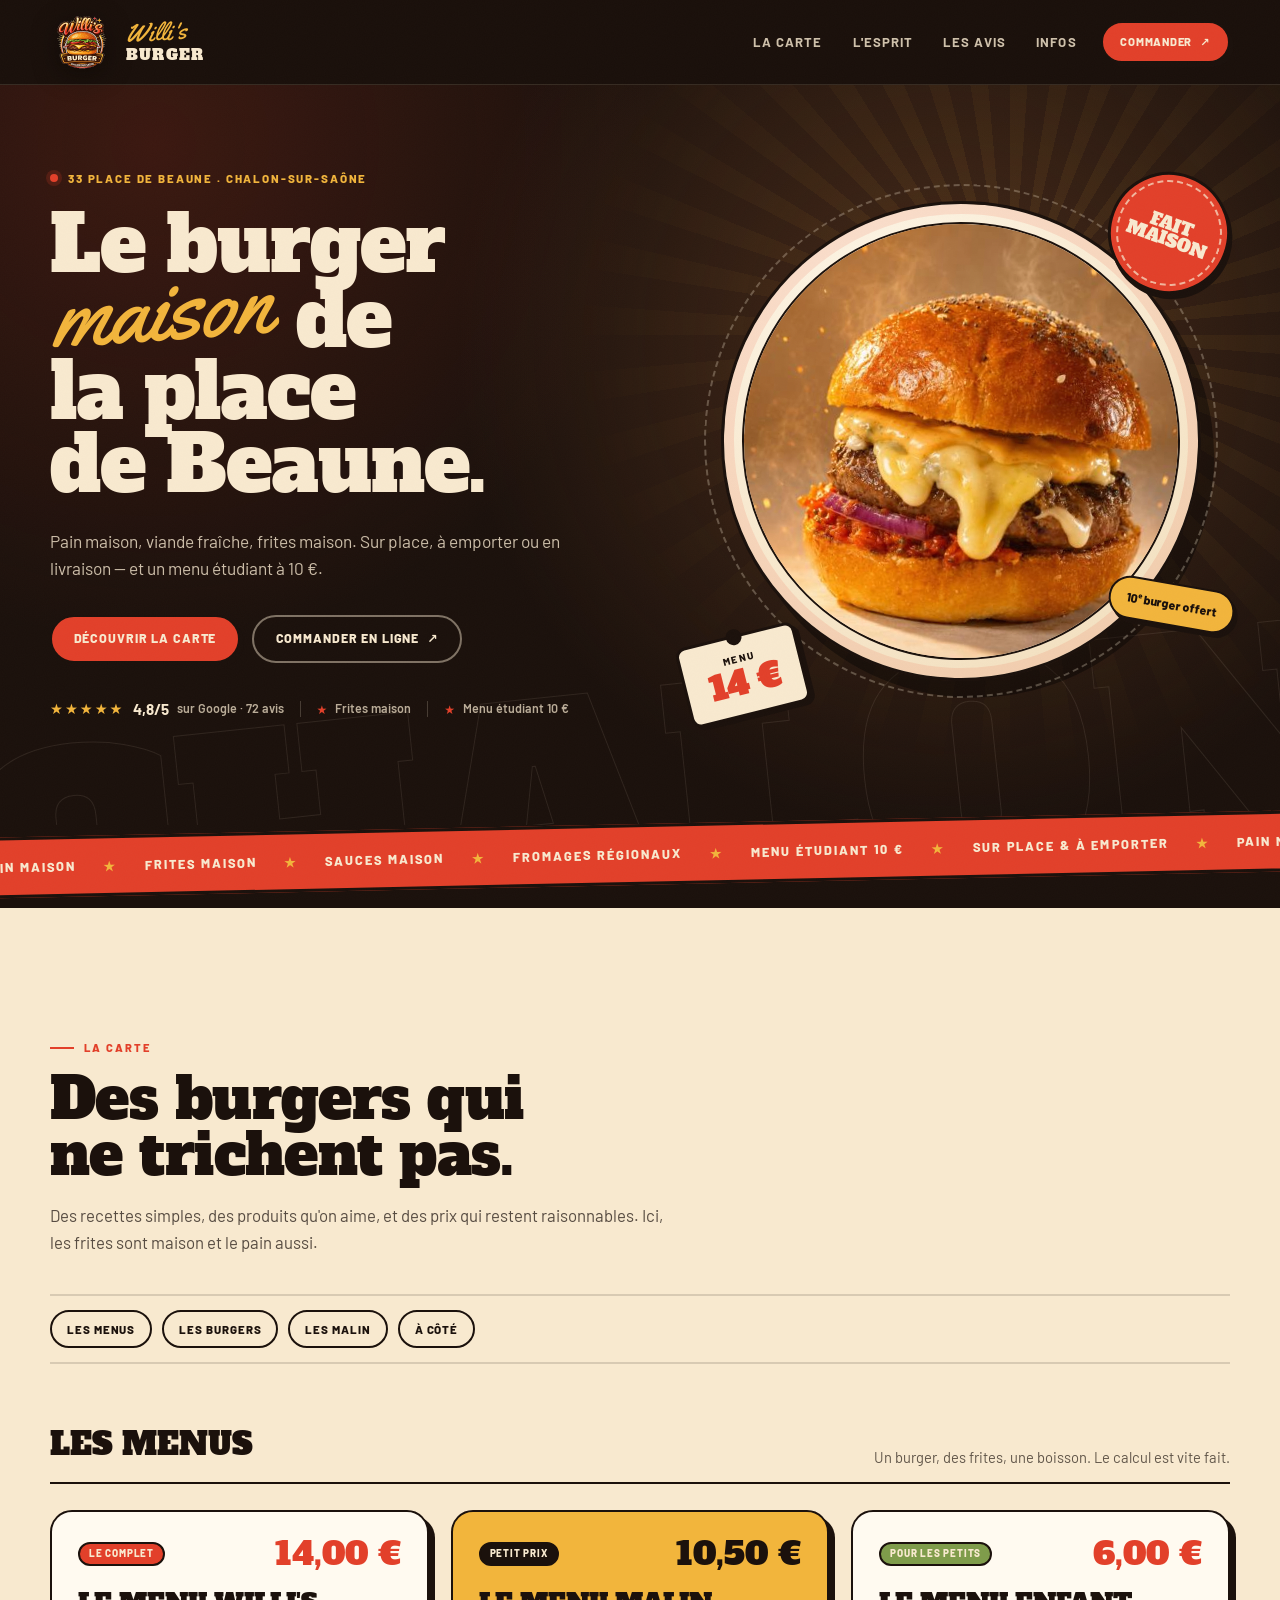
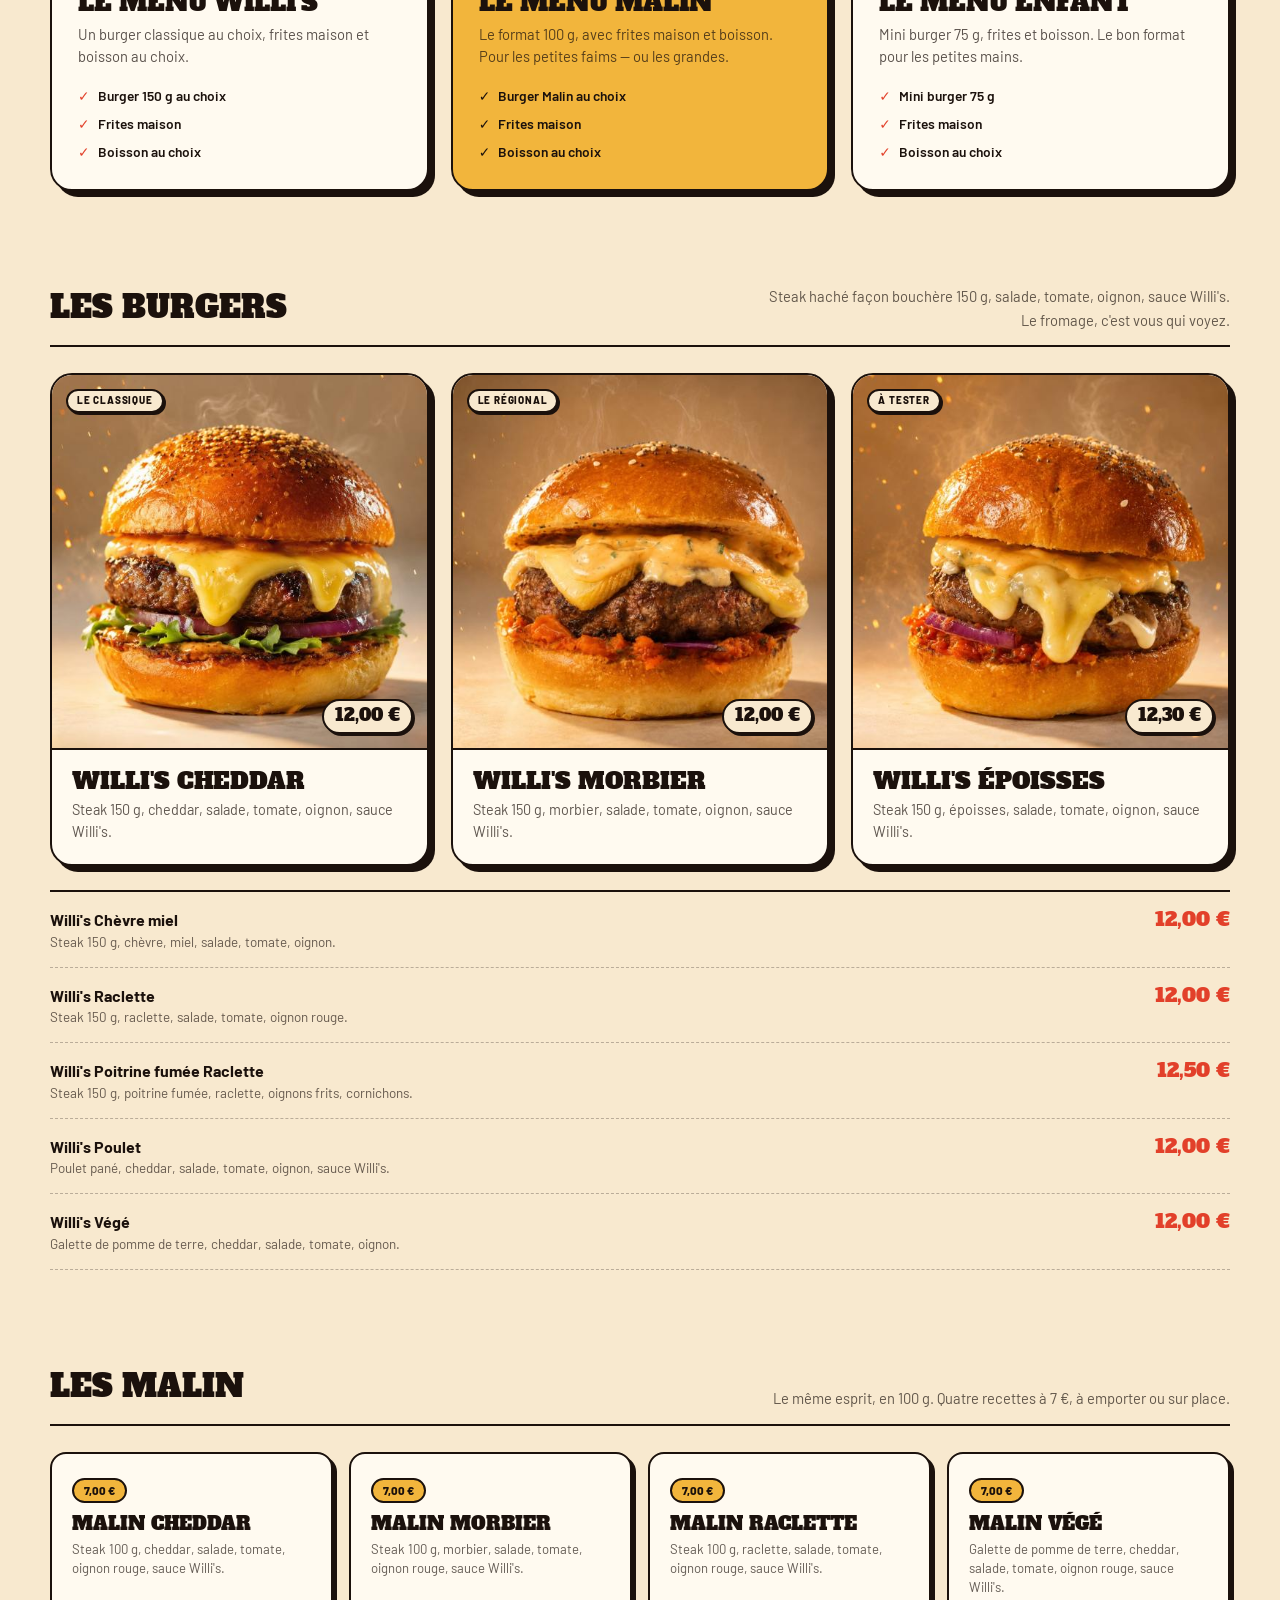
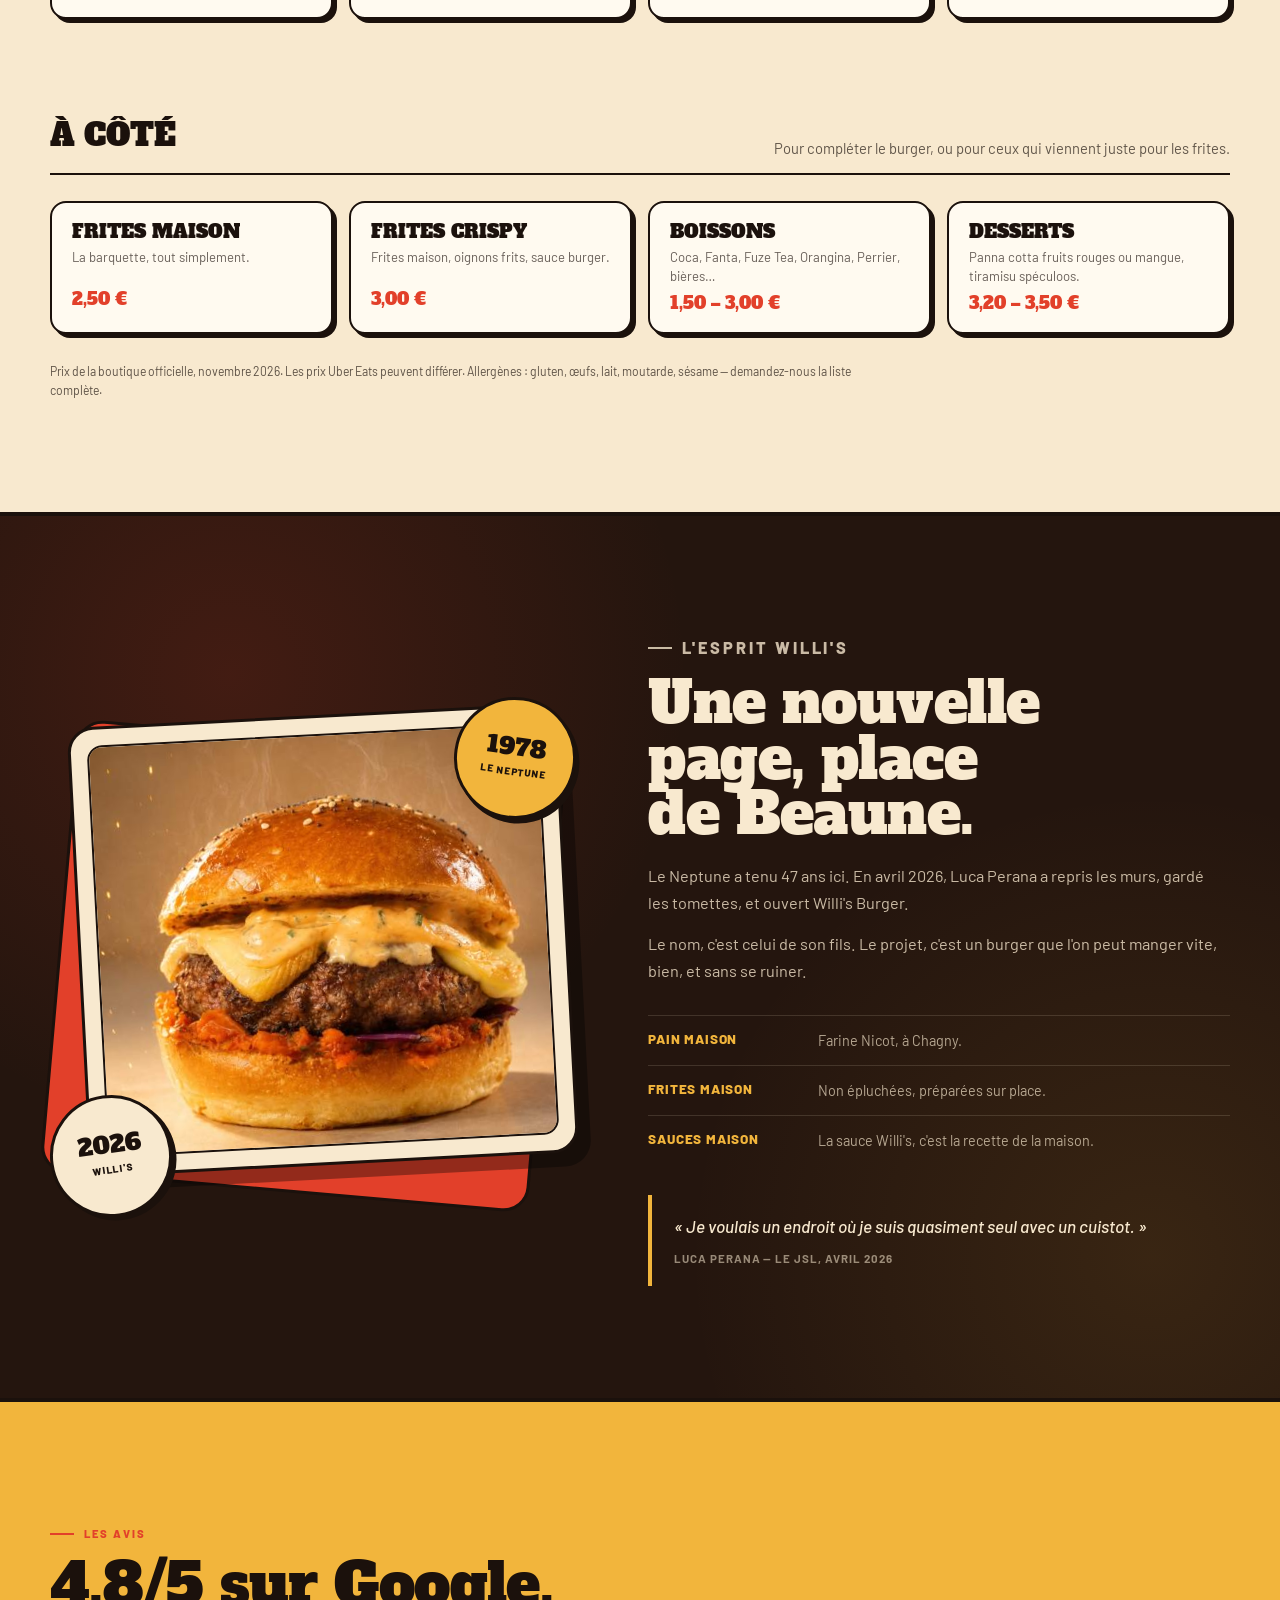
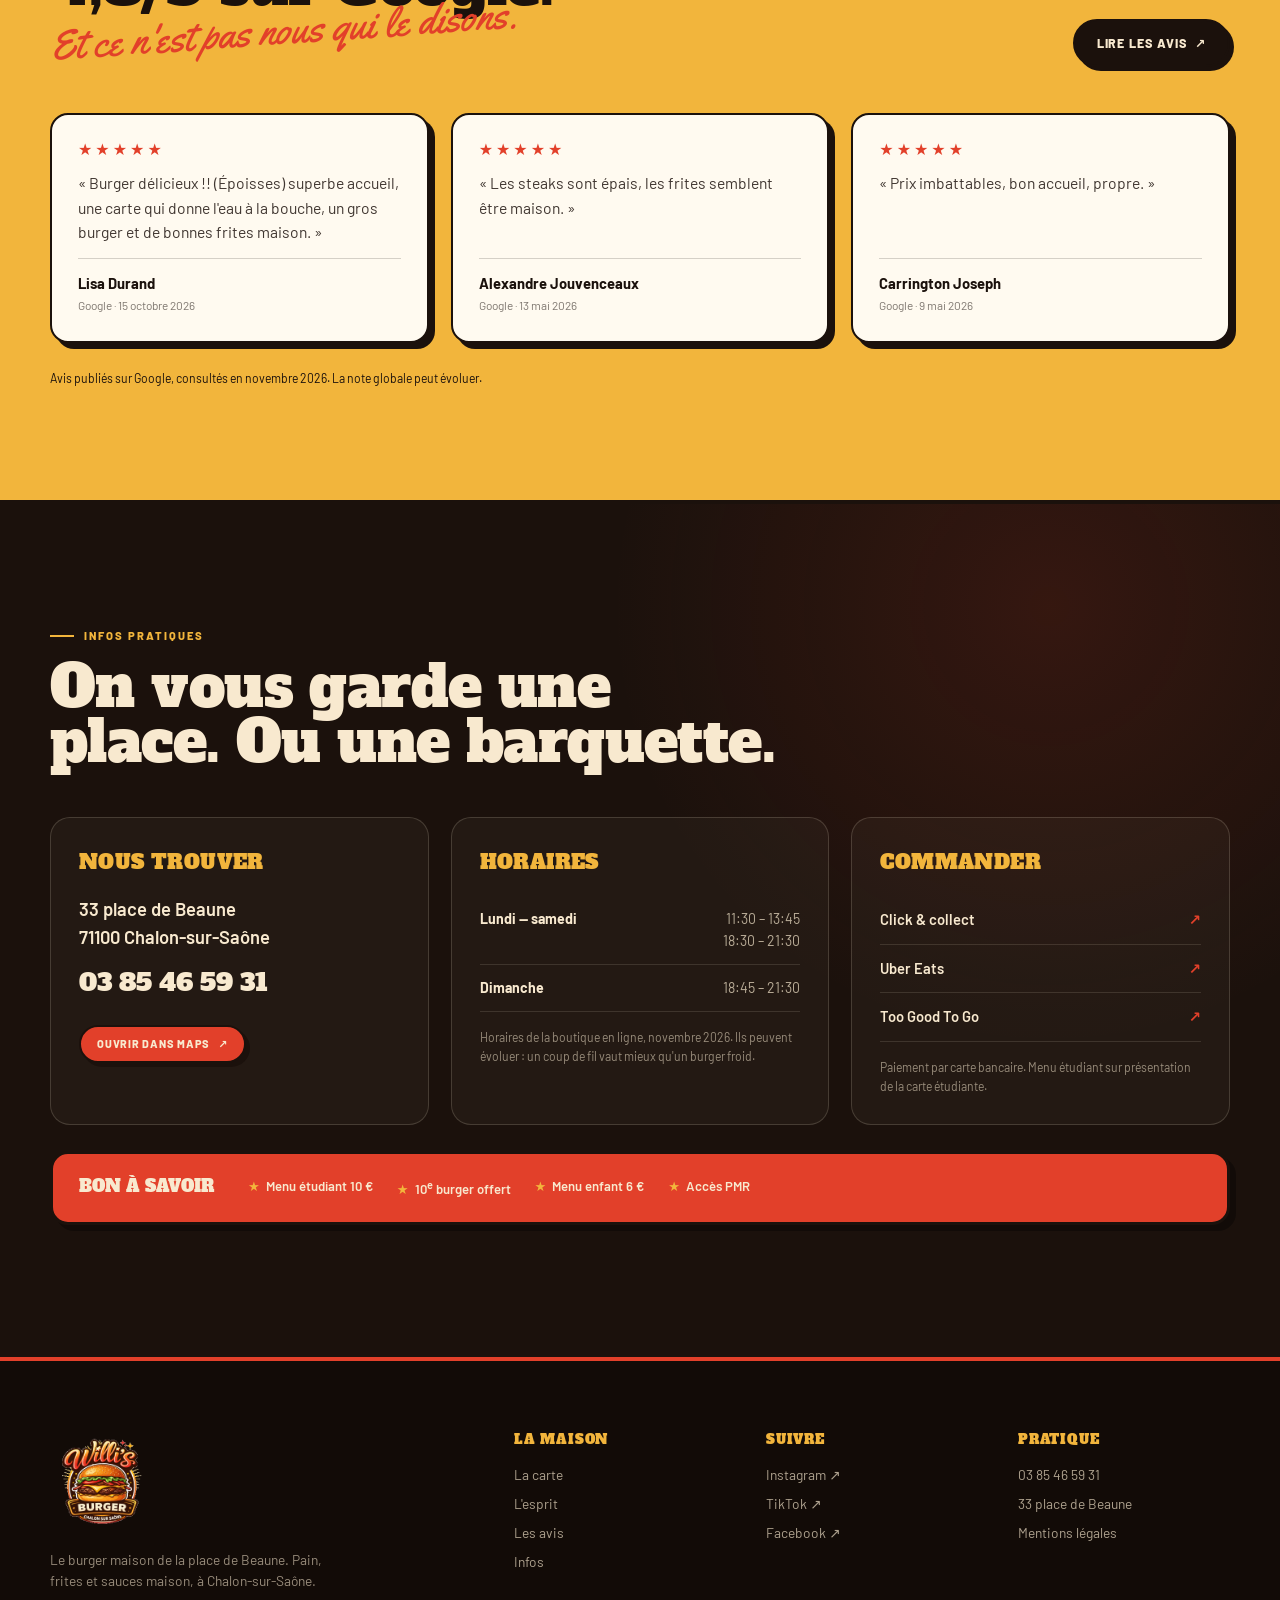
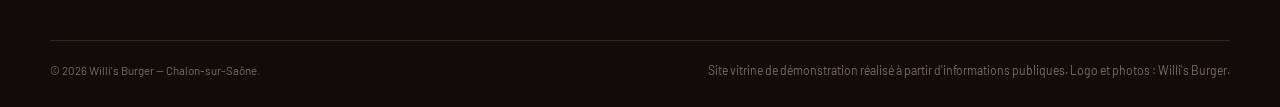
<file: index.html>
<!DOCTYPE html>
<html lang="fr">
<head>
  <meta charset="utf-8">
  <meta name="viewport" content="width=device-width, initial-scale=1">
  <script>document.documentElement.classList.add('js');</script>
  <title>Willi's Burger — Burgers maison à Chalon-sur-Saône</title>
  <meta name="description" content="Willi's Burger, 33 place de Beaune à Chalon-sur-Saône. Burgers au pain maison, frites maison et sauces maison. Menu étudiant à 10 €, menu enfant à 6 €. Sur place, à emporter ou en livraison.">
  <meta name="theme-color" content="#1b110c">
  <link rel="canonical" href="https://casifox.github.io/willis-burger-chalon/">

  <meta property="og:type" content="website">
  <meta property="og:locale" content="fr_FR">
  <meta property="og:site_name" content="Willi's Burger">
  <meta property="og:title" content="Willi's Burger — Le burger maison de la place de Beaune">
  <meta property="og:description" content="Pain maison, frites maison, sauces maison. Menu étudiant à 10 €. 33 place de Beaune, Chalon-sur-Saône.">
  <meta property="og:url" content="https://casifox.github.io/willis-burger-chalon/">
  <meta property="og:image" content="https://casifox.github.io/willis-burger-chalon/assets/img/og-image.jpg">
  <meta property="og:image:width" content="1200">
  <meta property="og:image:height" content="630">
  <meta property="og:image:alt" content="Willi's Burger — le burger maison de la place de Beaune, à Chalon-sur-Saône">
  <meta name="twitter:card" content="summary_large_image">

  <link rel="icon" href="assets/img/favicon.svg" type="image/svg+xml">
  <link rel="apple-touch-icon" href="assets/img/apple-touch-icon.png">
  <link rel="manifest" href="site.webmanifest">

  <link rel="stylesheet" href="assets/css/fonts.css">
  <link rel="stylesheet" href="assets/css/style.css">

  <script type="application/ld+json">
  {
    "@context": "https://schema.org",
    "@type": "Restaurant",
    "name": "Willi's Burger",
    "description": "Burgers au pain maison, frites maison et sauces maison, au 33 place de Beaune à Chalon-sur-Saône.",
    "url": "https://casifox.github.io/willis-burger-chalon/",
    "image": "https://casifox.github.io/willis-burger-chalon/assets/img/og-image.jpg",
    "telephone": "+33385465931",
    "servesCuisine": ["Burgers", "Américaine", "Française"],
    "priceRange": "10-20 €",
    "currenciesAccepted": "EUR",
    "paymentAccepted": "Carte bancaire",
    "address": {
      "@type": "PostalAddress",
      "streetAddress": "33 place de Beaune",
      "addressLocality": "Chalon-sur-Saône",
      "postalCode": "71100",
      "addressCountry": "FR"
    },
    "geo": {
      "@type": "GeoCoordinates",
      "latitude": 46.7851916,
      "longitude": 4.8551196
    },
    "openingHoursSpecification": [
      {
        "@type": "OpeningHoursSpecification",
        "dayOfWeek": ["Monday", "Tuesday", "Wednesday", "Thursday", "Friday", "Saturday"],
        "opens": "11:30",
        "closes": "13:45"
      },
      {
        "@type": "OpeningHoursSpecification",
        "dayOfWeek": ["Monday", "Tuesday", "Wednesday", "Thursday", "Friday", "Saturday"],
        "opens": "18:30",
        "closes": "21:30"
      },
      {
        "@type": "OpeningHoursSpecification",
        "dayOfWeek": "Sunday",
        "opens": "18:45",
        "closes": "21:30"
      }
    ],
    "acceptsReservations": "False",
    "hasMenu": "https://webshop.fulleapps.io/s/willi-s-burger/mze1mzmyxzy2ngm/258076",
    "sameAs": [
      "https://www.instagram.com/willis.burger/",
      "https://www.tiktok.com/@willis.burger",
      "https://www.facebook.com/people/Willis-Burger/61570701807286/"
    ]
  }
  </script>
</head>
<body>
  <a class="skip-link" href="#contenu">Aller au contenu</a>

  <header class="site-header" id="haut">
    <div class="container header-inner">
      <a class="brand" href="index.html" aria-label="Willi's Burger — retour à l'accueil">
        <img class="brand-logo" src="assets/img/logo.png" alt="" width="256" height="256">
        <span class="brand-text">
          <span class="brand-script">Willi's</span>
          <span class="brand-name">Burger</span>
        </span>
      </a>

      <nav class="main-nav" id="main-nav" aria-label="Navigation principale">
        <a href="#carte">La carte</a>
        <a href="#histoire">L'esprit</a>
        <a href="#avis">Les avis</a>
        <a href="#infos">Infos</a>
        <a class="nav-order" href="https://webshop.fulleapps.io/s/willi-s-burger/mze1mzmyxzy2ngm/258076" target="_blank" rel="noopener">Commander <span aria-hidden="true">↗</span></a>
      </nav>

      <a class="btn btn-primary header-cta" href="https://webshop.fulleapps.io/s/willi-s-burger/mze1mzmyxzy2ngm/258076" target="_blank" rel="noopener">
        Commander <span aria-hidden="true">↗</span>
      </a>

      <button class="menu-toggle" type="button" aria-expanded="false" aria-controls="main-nav" aria-label="Ouvrir le menu">
        <span></span><span></span><span></span>
      </button>
    </div>
  </header>

  <main id="contenu">
    <section class="hero" aria-labelledby="hero-title">
      <div class="hero-bg" aria-hidden="true">
        <span class="hero-sun"></span>
        <span class="hero-word">CHALON</span>
      </div>

      <div class="container hero-grid">
        <div class="hero-copy">
          <p class="eyebrow"><span class="eyebrow-dot" aria-hidden="true"></span> 33 place de Beaune · Chalon-sur-Saône</p>
          <h1 id="hero-title">Le burger <span class="script">maison</span> de la place de Beaune.</h1>
          <p class="lead">Pain maison, viande fraîche, frites maison. Sur place, à emporter ou en livraison — et un menu étudiant à 10 €.</p>

          <div class="hero-actions">
            <a class="btn btn-primary" href="#carte">Découvrir la carte</a>
            <a class="btn btn-ghost" href="https://webshop.fulleapps.io/s/willi-s-burger/mze1mzmyxzy2ngm/258076" target="_blank" rel="noopener">Commander en ligne <span aria-hidden="true">↗</span></a>
          </div>

          <div class="hero-proof">
            <div class="rating">
              <span class="stars" aria-hidden="true">★★★★★</span>
              <strong>4,8/5</strong>
              <span>sur Google · 72 avis</span>
            </div>
            <span class="proof-sep" aria-hidden="true"></span>
            <span class="proof-item">Frites maison</span>
            <span class="proof-sep" aria-hidden="true"></span>
            <span class="proof-item">Menu étudiant 10 €</span>
          </div>
        </div>

        <div class="hero-visual" aria-hidden="true">
          <div class="hero-plate">
            <img src="assets/img/epoisses.jpg" alt="" width="256" height="256" fetchpriority="high">
          </div>
          <div class="sticker sticker-fait">
            <span>Fait<br>maison</span>
          </div>
          <div class="ticket">
            <span>Menu</span>
            <strong>14 €</strong>
          </div>
          <div class="sticker-small">10<sup>e</sup> burger offert</div>
        </div>
      </div>
    </section>

    <div class="marquee-wrap" aria-hidden="true">
      <div class="marquee">
        <div class="marquee-track">
          <span>Pain maison</span><span class="star">★</span>
          <span>Frites maison</span><span class="star">★</span>
          <span>Sauces maison</span><span class="star">★</span>
          <span>Fromages régionaux</span><span class="star">★</span>
          <span>Menu étudiant 10 €</span><span class="star">★</span>
          <span>Sur place &amp; à emporter</span><span class="star">★</span>
          <span>Pain maison</span><span class="star">★</span>
          <span>Frites maison</span><span class="star">★</span>
          <span>Sauces maison</span><span class="star">★</span>
          <span>Fromages régionaux</span><span class="star">★</span>
          <span>Menu étudiant 10 €</span><span class="star">★</span>
          <span>Sur place &amp; à emporter</span><span class="star">★</span>
        </div>
      </div>
    </div>

    <section class="section section-menu" id="carte" aria-labelledby="carte-title">
      <div class="container">
        <div class="section-head reveal">
          <p class="kicker">La carte</p>
          <h2 id="carte-title">Des burgers qui ne trichent pas.</h2>
          <p class="section-intro">Des recettes simples, des produits qu'on aime, et des prix qui restent raisonnables. Ici, les frites sont maison et le pain aussi.</p>
        </div>

        <nav class="menu-nav reveal" aria-label="Catégories de la carte">
          <a href="#menus">Les menus</a>
          <a href="#burgers">Les burgers</a>
          <a href="#malin">Les Malin</a>
          <a href="#cote">À côté</a>
        </nav>

        <div class="menu-block" id="menus">
          <div class="block-head reveal">
            <h3>Les menus</h3>
            <p>Un burger, des frites, une boisson. Le calcul est vite fait.</p>
          </div>

          <div class="menu-cards">
            <article class="menu-card reveal">
              <div class="menu-card-top">
                <span class="badge badge-red">Le complet</span>
                <span class="price">14,00 €</span>
              </div>
              <h4>Le menu Willi's</h4>
              <p>Un burger classique au choix, frites maison et boisson au choix.</p>
              <ul class="ticks">
                <li>Burger 150 g au choix</li>
                <li>Frites maison</li>
                <li>Boisson au choix</li>
              </ul>
            </article>

            <article class="menu-card menu-card--yellow reveal">
              <div class="menu-card-top">
                <span class="badge badge-dark">Petit prix</span>
                <span class="price">10,50 €</span>
              </div>
              <h4>Le menu Malin</h4>
              <p>Le format 100 g, avec frites maison et boisson. Pour les petites faims — ou les grandes.</p>
              <ul class="ticks">
                <li>Burger Malin au choix</li>
                <li>Frites maison</li>
                <li>Boisson au choix</li>
              </ul>
            </article>

            <article class="menu-card reveal">
              <div class="menu-card-top">
                <span class="badge badge-green">Pour les petits</span>
                <span class="price">6,00 €</span>
              </div>
              <h4>Le menu enfant</h4>
              <p>Mini burger 75 g, frites et boisson. Le bon format pour les petites mains.</p>
              <ul class="ticks">
                <li>Mini burger 75 g</li>
                <li>Frites maison</li>
                <li>Boisson au choix</li>
              </ul>
            </article>
          </div>
        </div>

        <div class="menu-block" id="burgers">
          <div class="block-head reveal">
            <h3>Les burgers</h3>
            <p>Steak haché façon bouchère 150 g, salade, tomate, oignon, sauce Willi's. Le fromage, c'est vous qui voyez.</p>
          </div>

          <div class="burger-grid">
            <article class="burger-card reveal">
              <div class="burger-media">
                <img src="assets/img/cheddar.jpg" alt="Burger au cheddar de Willi's Burger" width="256" height="256" loading="lazy" decoding="async">
                <span class="badge badge-cream">Le classique</span>
                <span class="burger-price">12,00 €</span>
              </div>
              <div class="burger-body">
                <h4>Willi's Cheddar</h4>
                <p>Steak 150 g, cheddar, salade, tomate, oignon, sauce Willi's.</p>
              </div>
            </article>

            <article class="burger-card reveal">
              <div class="burger-media">
                <img src="assets/img/morbier.jpg" alt="Burger au morbier de Willi's Burger" width="256" height="256" loading="lazy" decoding="async">
                <span class="badge badge-cream">Le régional</span>
                <span class="burger-price">12,00 €</span>
              </div>
              <div class="burger-body">
                <h4>Willi's Morbier</h4>
                <p>Steak 150 g, morbier, salade, tomate, oignon, sauce Willi's.</p>
              </div>
            </article>

            <article class="burger-card reveal">
              <div class="burger-media">
                <img src="assets/img/epoisses.jpg" alt="Burger à l'époisses de Willi's Burger" width="256" height="256" loading="lazy" decoding="async">
                <span class="badge badge-cream">À tester</span>
                <span class="burger-price">12,30 €</span>
              </div>
              <div class="burger-body">
                <h4>Willi's Époisses</h4>
                <p>Steak 150 g, époisses, salade, tomate, oignon, sauce Willi's.</p>
              </div>
            </article>
          </div>

          <div class="price-list reveal">
            <div class="price-row">
              <div><strong>Willi's Chèvre miel</strong><span>Steak 150 g, chèvre, miel, salade, tomate, oignon.</span></div>
              <span class="price">12,00 €</span>
            </div>
            <div class="price-row">
              <div><strong>Willi's Raclette</strong><span>Steak 150 g, raclette, salade, tomate, oignon rouge.</span></div>
              <span class="price">12,00 €</span>
            </div>
            <div class="price-row">
              <div><strong>Willi's Poitrine fumée Raclette</strong><span>Steak 150 g, poitrine fumée, raclette, oignons frits, cornichons.</span></div>
              <span class="price">12,50 €</span>
            </div>
            <div class="price-row">
              <div><strong>Willi's Poulet</strong><span>Poulet pané, cheddar, salade, tomate, oignon, sauce Willi's.</span></div>
              <span class="price">12,00 €</span>
            </div>
            <div class="price-row">
              <div><strong>Willi's Végé</strong><span>Galette de pomme de terre, cheddar, salade, tomate, oignon.</span></div>
              <span class="price">12,00 €</span>
            </div>
          </div>
        </div>

        <div class="menu-block" id="malin">
          <div class="block-head reveal">
            <h3>Les Malin</h3>
            <p>Le même esprit, en 100 g. Quatre recettes à 7 €, à emporter ou sur place.</p>
          </div>

          <div class="malin-grid reveal">
            <div class="malin-card">
              <span class="malin-price">7,00 €</span>
              <h4>Malin Cheddar</h4>
              <p>Steak 100 g, cheddar, salade, tomate, oignon rouge, sauce Willi's.</p>
            </div>
            <div class="malin-card">
              <span class="malin-price">7,00 €</span>
              <h4>Malin Morbier</h4>
              <p>Steak 100 g, morbier, salade, tomate, oignon rouge, sauce Willi's.</p>
            </div>
            <div class="malin-card">
              <span class="malin-price">7,00 €</span>
              <h4>Malin Raclette</h4>
              <p>Steak 100 g, raclette, salade, tomate, oignon rouge, sauce Willi's.</p>
            </div>
            <div class="malin-card">
              <span class="malin-price">7,00 €</span>
              <h4>Malin Végé</h4>
              <p>Galette de pomme de terre, cheddar, salade, tomate, oignon rouge, sauce Willi's.</p>
            </div>
          </div>
        </div>

        <div class="menu-block" id="cote">
          <div class="block-head reveal">
            <h3>À côté</h3>
            <p>Pour compléter le burger, ou pour ceux qui viennent juste pour les frites.</p>
          </div>

          <div class="side-grid reveal">
            <div class="side-card">
              <h4>Frites maison</h4>
              <p>La barquette, tout simplement.</p>
              <span class="price">2,50 €</span>
            </div>
            <div class="side-card">
              <h4>Frites crispy</h4>
              <p>Frites maison, oignons frits, sauce burger.</p>
              <span class="price">3,00 €</span>
            </div>
            <div class="side-card">
              <h4>Boissons</h4>
              <p>Coca, Fanta, Fuze Tea, Orangina, Perrier, bières…</p>
              <span class="price">1,50 – 3,00 €</span>
            </div>
            <div class="side-card">
              <h4>Desserts</h4>
              <p>Panna cotta fruits rouges ou mangue, tiramisu spéculoos.</p>
              <span class="price">3,20 – 3,50 €</span>
            </div>
          </div>

          <p class="fine menu-fine reveal">Prix de la boutique officielle, novembre 2026. Les prix Uber Eats peuvent différer. Allergènes : gluten, œufs, lait, moutarde, sésame — demandez-nous la liste complète.</p>
        </div>
      </div>
    </section>

    <section class="section section-story" id="histoire" aria-labelledby="histoire-title">
      <div class="container story-grid">
        <div class="story-visual reveal" aria-hidden="true">
          <div class="story-card story-card--back"></div>
          <div class="story-card story-card--front">
            <img src="assets/img/morbier.jpg" alt="" width="256" height="256" loading="lazy" decoding="async">
          </div>
          <div class="story-stamp story-stamp--1978">
            <strong>1978</strong>
            <span>Le Neptune</span>
          </div>
          <div class="story-stamp story-stamp--2026">
            <strong>2026</strong>
            <span>Willi's</span>
          </div>
        </div>

        <div class="story-copy">
          <p class="kicker kicker--yellow reveal">L'esprit Willi's</p>
          <h2 id="histoire-title" class="reveal">Une nouvelle page, place de Beaune.</h2>
          <p class="reveal">Le Neptune a tenu 47 ans ici. En avril 2026, Luca Perana a repris les murs, gardé les tomettes, et ouvert Willi's Burger.</p>
          <p class="reveal">Le nom, c'est celui de son fils. Le projet, c'est un burger que l'on peut manger vite, bien, et sans se ruiner.</p>

          <ul class="story-list reveal">
            <li>
              <strong>Pain maison</strong>
              <span>Farine Nicot, à Chagny.</span>
            </li>
            <li>
              <strong>Frites maison</strong>
              <span>Non épluchées, préparées sur place.</span>
            </li>
            <li>
              <strong>Sauces maison</strong>
              <span>La sauce Willi's, c'est la recette de la maison.</span>
            </li>
          </ul>

          <blockquote class="reveal">
            « Je voulais un endroit où je suis quasiment seul avec un cuistot. »
            <cite>Luca Perana — Le JSL, avril 2026</cite>
          </blockquote>
        </div>
      </div>
    </section>

    <section class="section section-reviews" id="avis" aria-labelledby="avis-title">
      <div class="container">
        <div class="section-head section-head--split reveal">
          <div>
            <p class="kicker kicker--red">Les avis</p>
            <h2 id="avis-title">4,8/5 sur Google.<br><span class="script script--red">Et ce n'est pas nous qui le disons.</span></h2>
          </div>
          <a class="btn btn-dark" href="https://www.google.com/maps/place/Restaurant+Willi's+Burger+Chalon-sur-Sa%C3%B4ne/@46.7851916,4.8551196,17z/data=!3m1!4b1!4m6!3m5!1s0x47f2fdee373019d9:0xc53f3b2f88c358e9!8m2!3d46.7851916!4d4.8551196!16s%2Fg%2F11z5ryrtsq?entry=ttu" target="_blank" rel="noopener">Lire les avis <span aria-hidden="true">↗</span></a>
        </div>

        <div class="review-grid">
          <figure class="review-card reveal">
            <div class="stars" aria-label="5 étoiles sur 5">★★★★★</div>
            <blockquote>« Burger délicieux !! (Époisses) superbe accueil, une carte qui donne l'eau à la bouche, un gros burger et de bonnes frites maison. »</blockquote>
            <figcaption><strong>Lisa Durand</strong><span>Google · 15 octobre 2026</span></figcaption>
          </figure>

          <figure class="review-card reveal">
            <div class="stars" aria-label="5 étoiles sur 5">★★★★★</div>
            <blockquote>« Les steaks sont épais, les frites semblent être maison. »</blockquote>
            <figcaption><strong>Alexandre Jouvenceaux</strong><span>Google · 13 mai 2026</span></figcaption>
          </figure>

          <figure class="review-card reveal">
            <div class="stars" aria-label="5 étoiles sur 5">★★★★★</div>
            <blockquote>« Prix imbattables, bon accueil, propre. »</blockquote>
            <figcaption><strong>Carrington Joseph</strong><span>Google · 9 mai 2026</span></figcaption>
          </figure>
        </div>

        <p class="fine reveal">Avis publiés sur Google, consultés en novembre 2026. La note globale peut évoluer.</p>
      </div>
    </section>

    <section class="section section-infos" id="infos" aria-labelledby="infos-title">
      <div class="container">
        <div class="section-head reveal">
          <p class="kicker kicker--yellow">Infos pratiques</p>
          <h2 id="infos-title">On vous garde une place. Ou une barquette.</h2>
        </div>

        <div class="info-grid">
          <div class="info-card reveal">
            <h3>Nous trouver</h3>
            <p class="address">33 place de Beaune<br>71100 Chalon-sur-Saône</p>
            <p class="phone"><a href="tel:+33385465931">03 85 46 59 31</a></p>
            <a class="btn btn-primary btn-small" href="https://maps.google.com/?q=Willi's+Burger+33+Place+de+Beaune+71100+Chalon-sur-Sa%C3%B4ne" target="_blank" rel="noopener">Ouvrir dans Maps <span aria-hidden="true">↗</span></a>
          </div>

          <div class="info-card reveal">
            <h3>Horaires</h3>
            <table class="hours">
              <caption class="visually-hidden">Horaires d'ouverture</caption>
              <tbody>
                <tr><th scope="row">Lundi — samedi</th><td>11:30 – 13:45<br>18:30 – 21:30</td></tr>
                <tr><th scope="row">Dimanche</th><td>18:45 – 21:30</td></tr>
              </tbody>
            </table>
            <p class="fine">Horaires de la boutique en ligne, novembre 2026. Ils peuvent évoluer : un coup de fil vaut mieux qu'un burger froid.</p>
          </div>

          <div class="info-card reveal">
            <h3>Commander</h3>
            <ul class="info-links">
              <li><a href="https://webshop.fulleapps.io/s/willi-s-burger/mze1mzmyxzy2ngm/258076" target="_blank" rel="noopener">Click &amp; collect <span aria-hidden="true">↗</span></a></li>
              <li><a href="https://www.ubereats.com/fr/store/willis-burger/YqvBy0yNVw-TUHnzzfi1nQ" target="_blank" rel="noopener">Uber Eats <span aria-hidden="true">↗</span></a></li>
              <li><a href="https://www.toogoodtogo.com/fr/find/chalon-sur-saone/restaurantwillisburger-chalon-sur-saone/cookedmeal/paniersurprise-260248078058822208" target="_blank" rel="noopener">Too Good To Go <span aria-hidden="true">↗</span></a></li>
            </ul>
            <p class="fine">Paiement par carte bancaire. Menu étudiant sur présentation de la carte étudiante.</p>
          </div>
        </div>

        <div class="good-to-know reveal" aria-label="Bon à savoir">
          <span class="good-title">Bon à savoir</span>
          <ul>
            <li>Menu étudiant 10 €</li>
            <li>10<sup>e</sup> burger offert</li>
            <li>Menu enfant 6 €</li>
            <li>Accès PMR</li>
          </ul>
        </div>
      </div>
    </section>
  </main>

  <footer class="site-footer">
    <div class="container footer-grid">
      <div class="footer-brand">
        <img src="assets/img/logo.png" alt="Willi's Burger" width="256" height="256" loading="lazy">
        <p>Le burger maison de la place de Beaune. Pain, frites et sauces maison, à Chalon-sur-Saône.</p>
      </div>

      <div class="footer-col">
        <h4>La maison</h4>
        <a href="#carte">La carte</a>
        <a href="#histoire">L'esprit</a>
        <a href="#avis">Les avis</a>
        <a href="#infos">Infos</a>
      </div>

      <div class="footer-col">
        <h4>Suivre</h4>
        <a href="https://www.instagram.com/willis.burger/" target="_blank" rel="noopener">Instagram <span aria-hidden="true">↗</span></a>
        <a href="https://www.tiktok.com/@willis.burger" target="_blank" rel="noopener">TikTok <span aria-hidden="true">↗</span></a>
        <a href="https://www.facebook.com/people/Willis-Burger/61570701807286/" target="_blank" rel="noopener">Facebook <span aria-hidden="true">↗</span></a>
      </div>

      <div class="footer-col">
        <h4>Pratique</h4>
        <a href="tel:+33385465931">03 85 46 59 31</a>
        <a href="https://maps.google.com/?q=Willi's+Burger+33+Place+de+Beaune+71100+Chalon-sur-Sa%C3%B4ne" target="_blank" rel="noopener">33 place de Beaune</a>
        <a href="mentions-legales.html">Mentions légales</a>
      </div>
    </div>

    <div class="container footer-bottom">
      <p>© <span id="year">2026</span> Willi's Burger — Chalon-sur-Saône.</p>
      <p class="fine">Site vitrine de démonstration réalisé à partir d'informations publiques. Logo et photos : Willi's Burger.</p>
    </div>
  </footer>

  <script src="assets/js/main.js" defer></script>
</body>
</html>
</file>
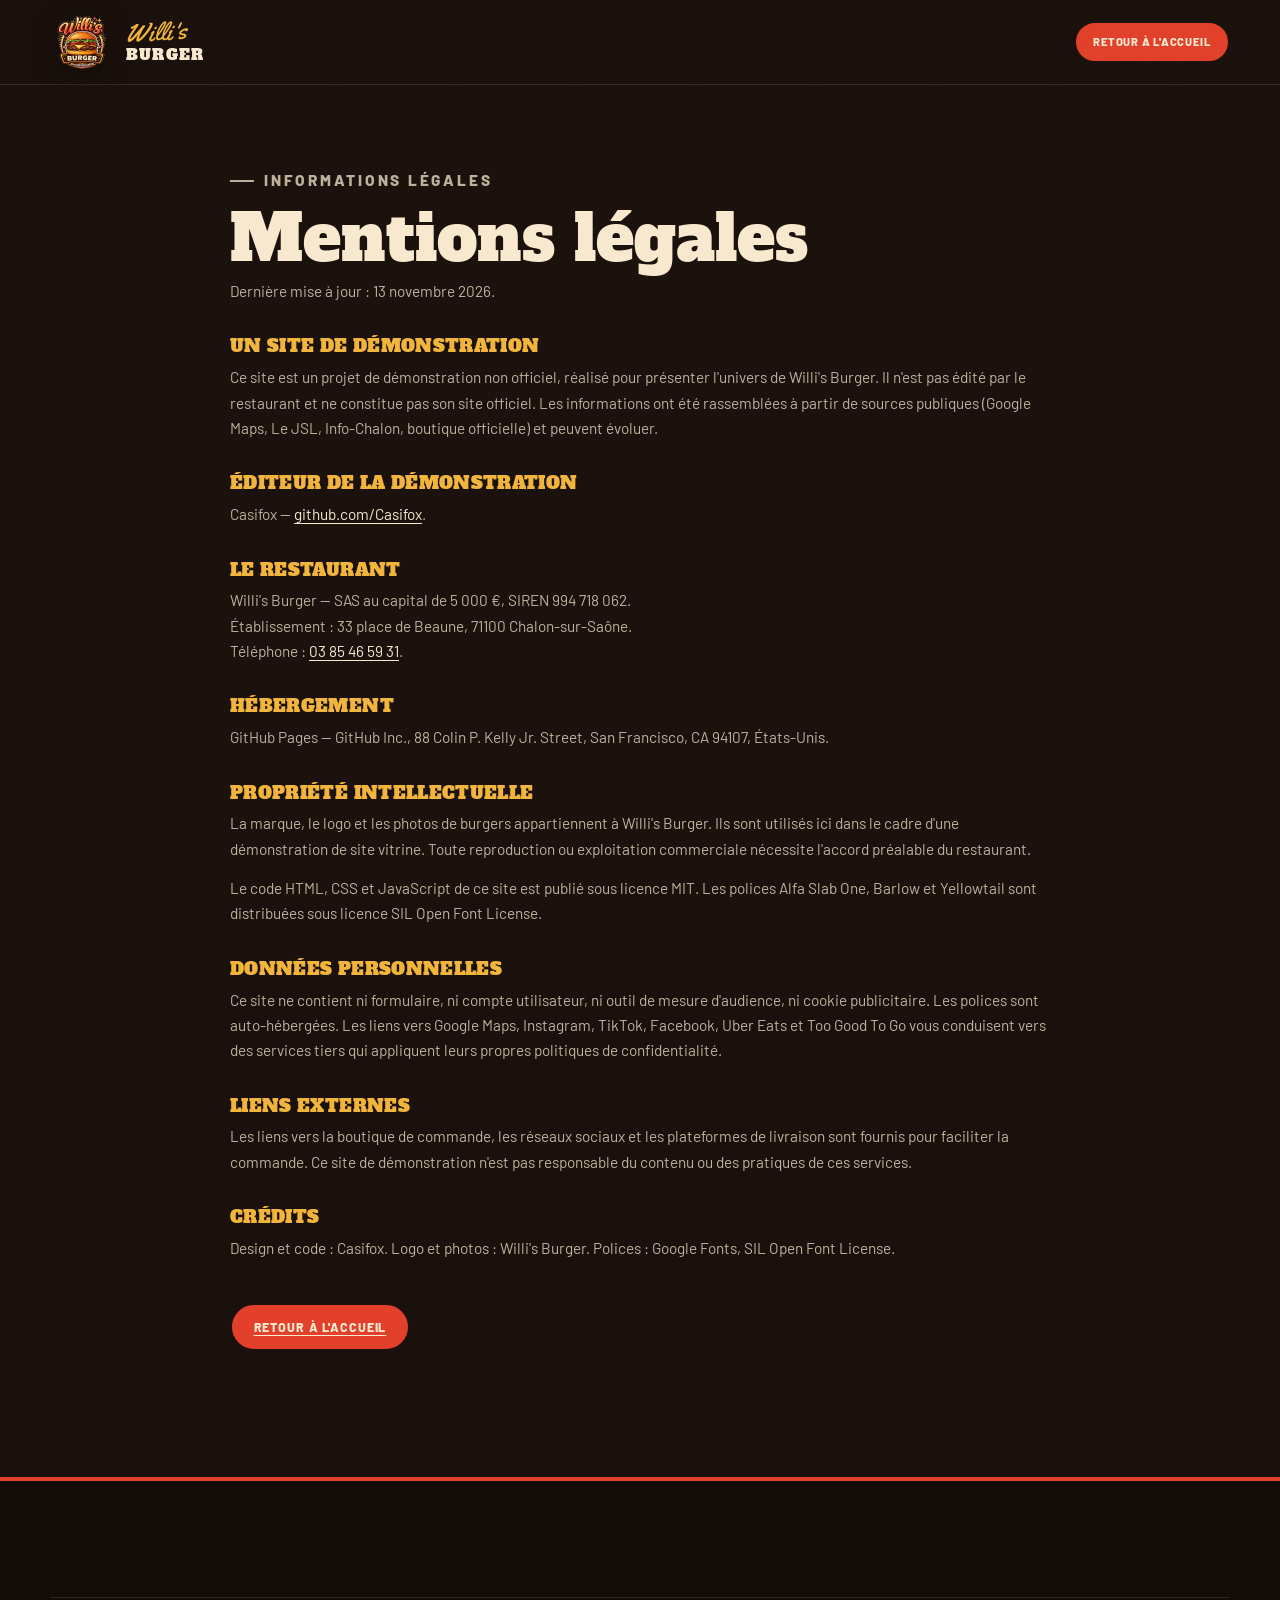
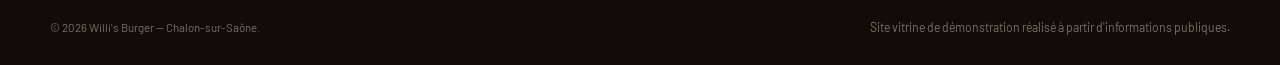
<file: mentions-legales.html>
<!DOCTYPE html>
<html lang="fr">
<head>
  <meta charset="utf-8">
  <meta name="viewport" content="width=device-width, initial-scale=1">
  <title>Mentions légales — Willi's Burger</title>
  <meta name="description" content="Mentions légales du site vitrine de démonstration Willi's Burger, 33 place de Beaune à Chalon-sur-Saône.">
  <meta name="robots" content="index,follow">
  <meta name="theme-color" content="#1b110c">
  <link rel="canonical" href="https://casifox.github.io/willis-burger-chalon/mentions-legales.html">
  <link rel="icon" href="assets/img/favicon.svg" type="image/svg+xml">
  <link rel="apple-touch-icon" href="assets/img/apple-touch-icon.png">
  <link rel="stylesheet" href="assets/css/fonts.css">
  <link rel="stylesheet" href="assets/css/style.css">
</head>
<body>
  <a class="skip-link" href="#contenu">Aller au contenu</a>

  <header class="site-header">
    <div class="container header-inner">
      <a class="brand" href="index.html" aria-label="Willi's Burger — retour à l'accueil">
        <img class="brand-logo" src="assets/img/logo.png" alt="" width="256" height="256">
        <span class="brand-text">
          <span class="brand-script">Willi's</span>
          <span class="brand-name">Burger</span>
        </span>
      </a>
      <a class="btn btn-primary header-cta" href="index.html">Retour à l'accueil</a>
    </div>
  </header>

  <main id="contenu">
    <section class="section legal-page">
      <div class="container legal-content">
        <p class="kicker">Informations légales</p>
        <h1>Mentions légales</h1>
        <p class="legal-updated">Dernière mise à jour : 13 novembre 2026.</p>

        <h2>Un site de démonstration</h2>
        <p>Ce site est un projet de démonstration non officiel, réalisé pour présenter l'univers de Willi's Burger. Il n'est pas édité par le restaurant et ne constitue pas son site officiel. Les informations ont été rassemblées à partir de sources publiques (Google Maps, Le JSL, Info-Chalon, boutique officielle) et peuvent évoluer.</p>

        <h2>Éditeur de la démonstration</h2>
        <p>Casifox — <a href="https://github.com/Casifox" target="_blank" rel="noopener">github.com/Casifox</a>.</p>

        <h2>Le restaurant</h2>
        <p>Willi's Burger — SAS au capital de 5 000 €, SIREN 994 718 062.<br>
        Établissement : 33 place de Beaune, 71100 Chalon-sur-Saône.<br>
        Téléphone : <a href="tel:+33385465931">03 85 46 59 31</a>.</p>

        <h2>Hébergement</h2>
        <p>GitHub Pages — GitHub Inc., 88 Colin P. Kelly Jr. Street, San Francisco, CA 94107, États-Unis.</p>

        <h2>Propriété intellectuelle</h2>
        <p>La marque, le logo et les photos de burgers appartiennent à Willi's Burger. Ils sont utilisés ici dans le cadre d'une démonstration de site vitrine. Toute reproduction ou exploitation commerciale nécessite l'accord préalable du restaurant.</p>
        <p>Le code HTML, CSS et JavaScript de ce site est publié sous licence MIT. Les polices Alfa Slab One, Barlow et Yellowtail sont distribuées sous licence SIL Open Font License.</p>

        <h2>Données personnelles</h2>
        <p>Ce site ne contient ni formulaire, ni compte utilisateur, ni outil de mesure d'audience, ni cookie publicitaire. Les polices sont auto-hébergées. Les liens vers Google Maps, Instagram, TikTok, Facebook, Uber Eats et Too Good To Go vous conduisent vers des services tiers qui appliquent leurs propres politiques de confidentialité.</p>

        <h2>Liens externes</h2>
        <p>Les liens vers la boutique de commande, les réseaux sociaux et les plateformes de livraison sont fournis pour faciliter la commande. Ce site de démonstration n'est pas responsable du contenu ou des pratiques de ces services.</p>

        <h2>Crédits</h2>
        <p>Design et code : Casifox. Logo et photos : Willi's Burger. Polices : Google Fonts, SIL Open Font License.</p>

        <p class="legal-back"><a class="btn btn-primary" href="index.html">Retour à l'accueil</a></p>
      </div>
    </section>
  </main>

  <footer class="site-footer">
    <div class="container footer-bottom">
      <p>© <span id="year">2026</span> Willi's Burger — Chalon-sur-Saône.</p>
      <p class="fine">Site vitrine de démonstration réalisé à partir d'informations publiques.</p>
    </div>
  </footer>

  <script src="assets/js/main.js" defer></script>
</body>
</html>
</file>
<file: assets/css/fonts.css>
/* Polices auto-hébergées — sous-ensemble latin */

@font-face {
  font-family: 'Alfa Slab One';
  font-style: normal;
  font-weight: 400;
  font-display: swap;
  src: url('../fonts/alfa-slab-one-400.woff2') format('woff2');
}

@font-face {
  font-family: 'Barlow';
  font-style: italic;
  font-weight: 500;
  font-display: swap;
  src: url('../fonts/barlow-500-italic.woff2') format('woff2');
}

@font-face {
  font-family: 'Barlow';
  font-style: normal;
  font-weight: 400;
  font-display: swap;
  src: url('../fonts/barlow-400.woff2') format('woff2');
}

@font-face {
  font-family: 'Barlow';
  font-style: normal;
  font-weight: 500;
  font-display: swap;
  src: url('../fonts/barlow-500.woff2') format('woff2');
}

@font-face {
  font-family: 'Barlow';
  font-style: normal;
  font-weight: 600;
  font-display: swap;
  src: url('../fonts/barlow-600.woff2') format('woff2');
}

@font-face {
  font-family: 'Barlow';
  font-style: normal;
  font-weight: 700;
  font-display: swap;
  src: url('../fonts/barlow-700.woff2') format('woff2');
}

@font-face {
  font-family: 'Barlow';
  font-style: normal;
  font-weight: 800;
  font-display: swap;
  src: url('../fonts/barlow-800.woff2') format('woff2');
}

@font-face {
  font-family: 'Yellowtail';
  font-style: normal;
  font-weight: 400;
  font-display: swap;
  src: url('../fonts/yellowtail-400.woff2') format('woff2');
}
</file>
<file: assets/css/style.css>
/* =========================================================
   Willi's Burger — Chalon-sur-Saône
   Direction artistique : diner américain rétro, brun profond,
   crème, rouge tomate et jaune moutarde.
   ========================================================= */

:root {
  --ink: #1b110c;
  --ink-2: #24150e;
  --ink-3: #332016;
  --cream: #f8e9cf;
  --cream-2: #efd9b4;
  --paper: #fffaf0;
  --red: #e2402a;
  --red-dark: #b92f1e;
  --yellow: #f2b53c;
  --green: #7f9c4b;
  --brown: #6b3f24;
  --shadow: 6px 6px 0 var(--ink);
  --shadow-sm: 4px 4px 0 var(--ink);
  --radius: 22px;
  --container: 1180px;
  --font-display: "Alfa Slab One", Georgia, serif;
  --font-body: "Barlow", system-ui, -apple-system, "Segoe UI", sans-serif;
  --font-script: "Yellowtail", "Brush Script MT", cursive;
}

*,
*::before,
*::after {
  box-sizing: border-box;
}

html {
  scroll-behavior: smooth;
  scroll-padding-top: 104px;
}

body {
  margin: 0;
  background: var(--ink);
  color: var(--cream);
  font-family: var(--font-body);
  font-size: 18px;
  line-height: 1.6;
  -webkit-font-smoothing: antialiased;
  text-rendering: optimizeLegibility;
}

body::before {
  content: "";
  position: fixed;
  inset: 0;
  z-index: 9999;
  pointer-events: none;
  opacity: 0.035;
  background-image: url("data:image/svg+xml,%3Csvg xmlns='http://www.w3.org/2000/svg' width='120' height='120'%3E%3Cfilter id='n'%3E%3CfeTurbulence type='fractalNoise' baseFrequency='.9' numOctaves='2' stitchTiles='stitch'/%3E%3C/filter%3E%3Crect width='120' height='120' filter='url(%23n)' opacity='.55'/%3E%3C/svg%3E");
}

img {
  display: block;
  max-width: 100%;
}

a {
  color: inherit;
  text-decoration: none;
}

button {
  font: inherit;
}

h1,
h2,
h3,
h4,
p,
figure,
blockquote {
  margin: 0;
}

ul,
ol {
  margin: 0;
  padding: 0;
}

::selection {
  background: var(--red);
  color: var(--cream);
}

:focus-visible {
  outline: 3px solid var(--red);
  outline-offset: 3px;
}

.container {
  width: min(var(--container), calc(100% - 48px));
  margin-inline: auto;
}

.visually-hidden {
  position: absolute !important;
  width: 1px;
  height: 1px;
  padding: 0;
  margin: -1px;
  overflow: hidden;
  clip: rect(0, 0, 0, 0);
  white-space: nowrap;
  border: 0;
}

.skip-link {
  position: fixed;
  top: -120px;
  left: 16px;
  z-index: 10000;
  padding: 12px 18px;
  border-radius: 999px;
  background: var(--yellow);
  color: var(--ink);
  font-weight: 800;
  transition: top 0.2s ease;
}

.skip-link:focus {
  top: 16px;
}

/* =========================================================
   Boutons
   ========================================================= */

.btn {
  display: inline-flex;
  align-items: center;
  justify-content: center;
  gap: 0.5rem;
  padding: 0.95rem 1.35rem;
  border: 2px solid var(--ink);
  border-radius: 999px;
  font-family: var(--font-body);
  font-size: 0.78rem;
  font-weight: 800;
  line-height: 1.1;
  letter-spacing: 0.07em;
  text-transform: uppercase;
  cursor: pointer;
  transition: transform 0.18s ease, box-shadow 0.18s ease, background-color 0.18s ease, color 0.18s ease;
}

.btn:hover {
  transform: translate(-2px, -2px);
}

.btn-primary {
  background: var(--red);
  color: var(--cream);
  box-shadow: var(--shadow-sm);
}

.btn-primary:hover {
  background: var(--red-dark);
  box-shadow: 6px 6px 0 var(--ink);
}

.btn-ghost {
  background: transparent;
  color: var(--cream);
  border-color: rgba(248, 233, 207, 0.45);
}

.btn-ghost:hover {
  border-color: var(--cream);
  background: rgba(248, 233, 207, 0.08);
}

.btn-dark {
  background: var(--ink);
  color: var(--cream);
  box-shadow: var(--shadow-sm);
}

.btn-dark:hover {
  background: var(--ink-3);
  box-shadow: 6px 6px 0 var(--red);
}

.btn-small {
  padding: 0.7rem 1rem;
  font-size: 0.68rem;
}

/* =========================================================
   Header
   ========================================================= */

.site-header {
  position: sticky;
  top: 0;
  z-index: 60;
  background: rgba(27, 17, 12, 0.9);
  border-bottom: 1px solid rgba(248, 233, 207, 0.12);
  backdrop-filter: blur(14px);
  -webkit-backdrop-filter: blur(14px);
  transition: box-shadow 0.25s ease, background-color 0.25s ease;
}

.site-header.is-scrolled {
  background: rgba(27, 17, 12, 0.96);
  box-shadow: 0 14px 34px rgba(0, 0, 0, 0.35);
}

body.menu-open {
  overflow: hidden;
}

.header-inner {
  display: flex;
  align-items: center;
  justify-content: space-between;
  gap: 24px;
  min-height: 84px;
}

.brand {
  display: inline-flex;
  align-items: center;
  gap: 12px;
  flex-shrink: 0;
}

.brand-logo {
  width: 64px;
  height: 64px;
  object-fit: contain;
  filter: drop-shadow(0 6px 14px rgba(0, 0, 0, 0.45));
  transition: transform 0.25s ease;
}

.brand:hover .brand-logo {
  transform: rotate(-4deg) scale(1.04);
}

.brand-text {
  display: grid;
  line-height: 1;
}

.brand-script {
  font-family: var(--font-script);
  font-size: 1.55rem;
  color: var(--yellow);
  transform: rotate(-3deg);
  transform-origin: left center;
}

.brand-name {
  font-family: var(--font-display);
  font-size: 0.95rem;
  letter-spacing: 0.08em;
  text-transform: uppercase;
  color: var(--cream);
}

.main-nav {
  display: flex;
  align-items: center;
  gap: 30px;
  margin-left: auto;
}

.main-nav > a {
  position: relative;
  font-size: 0.82rem;
  font-weight: 700;
  letter-spacing: 0.08em;
  text-transform: uppercase;
  color: rgba(248, 233, 207, 0.82);
  transition: color 0.18s ease;
}

.main-nav > a::after {
  content: "";
  position: absolute;
  left: 0;
  right: 0;
  bottom: -6px;
  height: 2px;
  background: var(--yellow);
  transform: scaleX(0);
  transform-origin: left;
  transition: transform 0.2s ease;
}

.main-nav > a:hover {
  color: var(--cream);
}

.main-nav > a:hover::after {
  transform: scaleX(1);
}

.main-nav .nav-order {
  display: none;
}

.header-cta {
  flex-shrink: 0;
  padding: 0.8rem 1.1rem;
  font-size: 0.7rem;
}

.menu-toggle {
  position: relative;
  display: none;
  width: 46px;
  height: 46px;
  padding: 0;
  border: 2px solid rgba(248, 233, 207, 0.3);
  border-radius: 14px;
  background: transparent;
  color: var(--cream);
  cursor: pointer;
}

.menu-toggle span {
  position: absolute;
  top: 50%;
  left: 50%;
  display: block;
  width: 20px;
  height: 2px;
  margin-top: -1px;
  margin-left: -10px;
  border-radius: 2px;
  background: currentColor;
  transition: transform 0.2s ease, opacity 0.2s ease;
}

.menu-toggle span:nth-child(1) {
  transform: translateY(-6px);
}

.menu-toggle span:nth-child(2) {
  transform: translateY(0);
}

.menu-toggle span:nth-child(3) {
  transform: translateY(6px);
}

.menu-toggle[aria-expanded="true"] span:nth-child(1) {
  transform: rotate(45deg);
}

.menu-toggle[aria-expanded="true"] span:nth-child(2) {
  opacity: 0;
}

.menu-toggle[aria-expanded="true"] span:nth-child(3) {
  transform: rotate(-45deg);
}

/* =========================================================
   Hero
   ========================================================= */

.hero {
  position: relative;
  isolation: isolate;
  overflow: hidden;
  padding: 76px 0 104px;
  background:
    radial-gradient(circle at 74% 35%, rgba(107, 63, 36, 0.55) 0%, transparent 46%),
    radial-gradient(circle at 12% 8%, rgba(226, 64, 42, 0.16) 0%, transparent 38%),
    var(--ink);
}

.hero-bg {
  position: absolute;
  inset: 0;
  z-index: -1;
  overflow: hidden;
}

.hero-sun {
  position: absolute;
  top: -220px;
  right: -200px;
  width: 940px;
  height: 940px;
  border-radius: 50%;
  background: repeating-conic-gradient(
    from 0deg,
    rgba(242, 181, 60, 0.11) 0deg 4deg,
    transparent 4deg 9deg
  );
  -webkit-mask-image: radial-gradient(circle, #000 0%, transparent 68%);
  mask-image: radial-gradient(circle, #000 0%, transparent 68%);
  opacity: 0.9;
}

.hero-word {
  position: absolute;
  left: -3%;
  bottom: -14%;
  font-family: var(--font-display);
  font-size: clamp(10rem, 23vw, 23rem);
  line-height: 0.8;
  letter-spacing: 0.01em;
  color: transparent;
  -webkit-text-stroke: 1px rgba(248, 233, 207, 0.09);
  transform: rotate(-6deg);
  user-select: none;
  white-space: nowrap;
}

.hero-grid {
  display: grid;
  grid-template-columns: 1.05fr 0.95fr;
  align-items: center;
  gap: 48px;
}

.hero-copy {
  position: relative;
  z-index: 2;
}

.eyebrow {
  display: inline-flex;
  align-items: center;
  gap: 10px;
  margin-bottom: 22px;
  color: var(--yellow);
  font-size: 0.72rem;
  font-weight: 800;
  letter-spacing: 0.16em;
  text-transform: uppercase;
}

.eyebrow-dot {
  width: 8px;
  height: 8px;
  border-radius: 50%;
  background: var(--red);
  box-shadow: 0 0 0 4px rgba(226, 64, 42, 0.18);
}

.hero h1 {
  max-width: 11ch;
  font-family: var(--font-display);
  font-size: clamp(3.1rem, 6.1vw, 6rem);
  font-weight: 400;
  line-height: 0.93;
  letter-spacing: -0.015em;
  text-wrap: balance;
}

.script {
  display: inline-block;
  font-family: var(--font-script);
  font-weight: 400;
  color: var(--yellow);
  letter-spacing: 0;
  line-height: 0.75;
  transform: rotate(-4deg);
  transform-origin: left center;
}

.hero h1 .script {
  font-size: 1.18em;
  margin-inline: 0.03em;
}

.hero .lead {
  max-width: 34rem;
  margin-top: 26px;
  color: rgba(248, 233, 207, 0.8);
  font-size: 1.08rem;
  line-height: 1.6;
}

.hero-actions {
  display: flex;
  flex-wrap: wrap;
  gap: 12px;
  margin-top: 32px;
}

.hero-proof {
  display: flex;
  align-items: center;
  flex-wrap: wrap;
  gap: 12px 16px;
  margin-top: 34px;
  color: rgba(248, 233, 207, 0.72);
  font-size: 0.78rem;
  font-weight: 600;
}

.rating {
  display: inline-flex;
  align-items: center;
  gap: 8px;
}

.rating strong {
  color: var(--cream);
  font-size: 0.95rem;
}

.stars {
  color: var(--yellow);
  letter-spacing: 2px;
  font-size: 0.9rem;
  line-height: 1;
}

.proof-sep {
  width: 1px;
  height: 16px;
  background: rgba(248, 233, 207, 0.2);
}

.proof-item {
  display: inline-flex;
  align-items: center;
  gap: 8px;
}

.proof-item::before {
  content: "★";
  color: var(--red);
  font-size: 0.75rem;
}

/* Visuel hero */

.hero-visual {
  position: relative;
  display: grid;
  place-items: center;
  min-height: 560px;
  padding: 30px 20px;
}

.hero-plate {
  position: relative;
  display: grid;
  place-items: center;
  width: min(480px, 100%);
  aspect-ratio: 1;
  padding: 18px;
  border: 3px solid var(--ink);
  border-radius: 50%;
  background:
    radial-gradient(circle at 38% 30%, #fffaf0 0%, var(--cream) 55%, var(--cream-2) 100%);
  box-shadow:
    14px 16px 0 rgba(0, 0, 0, 0.38),
    inset 0 0 0 10px rgba(226, 64, 42, 0.12);
  transform: rotate(3deg);
}

.hero-plate::before {
  content: "";
  position: absolute;
  inset: -20px;
  border: 2px dashed rgba(248, 233, 207, 0.28);
  border-radius: 50%;
  pointer-events: none;
}

.hero-plate img {
  width: 100%;
  height: 100%;
  object-fit: cover;
  border: 2px solid var(--ink);
  border-radius: 50%;
}

.sticker-fait {
  position: absolute;
  top: 2%;
  right: 0;
  display: grid;
  place-items: center;
  width: 122px;
  height: 122px;
  border: 3px solid var(--ink);
  border-radius: 50%;
  background: var(--red);
  color: var(--cream);
  box-shadow: var(--shadow-sm);
  outline: 2px dashed rgba(248, 233, 207, 0.7);
  outline-offset: -10px;
  text-align: center;
  transform: rotate(10deg);
  rotate: 10deg;
  animation: float 7s ease-in-out infinite;
}

.sticker-fait span {
  font-family: var(--font-display);
  font-size: 1.1rem;
  line-height: 0.9;
  text-transform: uppercase;
}

.ticket {
  position: absolute;
  bottom: 1%;
  left: -2%;
  padding: 14px 22px;
  border: 3px solid var(--ink);
  border-radius: 10px;
  background: var(--cream);
  color: var(--ink);
  box-shadow: var(--shadow-sm);
  text-align: center;
  transform: rotate(-7deg);
  rotate: -7deg;
  animation: float 8s ease-in-out infinite reverse;
}

.ticket::before {
  content: "";
  position: absolute;
  top: -9px;
  left: 50%;
  width: 16px;
  height: 16px;
  border-radius: 50%;
  background: var(--ink);
  transform: translateX(-50%);
}

.ticket span {
  display: block;
  font-size: 0.62rem;
  font-weight: 800;
  letter-spacing: 0.18em;
  text-transform: uppercase;
}

.ticket strong {
  display: block;
  font-family: var(--font-display);
  font-size: 2rem;
  line-height: 1;
  color: var(--red);
}

.sticker-small {
  position: absolute;
  right: -1%;
  bottom: 17%;
  padding: 10px 16px;
  border: 2px solid var(--ink);
  border-radius: 999px;
  background: var(--yellow);
  color: var(--ink);
  box-shadow: var(--shadow-sm);
  font-size: 0.76rem;
  font-weight: 800;
  transform: rotate(5deg);
  rotate: 5deg;
}

.sticker-small sup {
  font-size: 0.62em;
}

@keyframes float {
  0%,
  100% {
    translate: 0 0;
  }
  50% {
    translate: 0 -10px;
  }
}

/* =========================================================
   Bandeau défilant
   ========================================================= */

.marquee-wrap {
  position: relative;
  z-index: 3;
  overflow: hidden;
  padding: 20px 0;
  margin: -20px 0 0;
}

.marquee {
  position: relative;
  z-index: 3;
  margin: 0;
  padding: 15px 0;
  overflow: hidden;
  border-top: 3px solid var(--ink);
  border-bottom: 3px solid var(--ink);
  background: var(--red);
  color: var(--cream);
  transform: rotate(-1.2deg) scale(1.03);
}

.marquee-track {
  display: flex;
  align-items: center;
  gap: 26px;
  width: max-content;
  animation: marquee 32s linear infinite;
  font-size: 0.78rem;
  font-weight: 800;
  letter-spacing: 0.14em;
  text-transform: uppercase;
  white-space: nowrap;
}

.marquee-track .star {
  color: var(--yellow);
  font-size: 0.9rem;
}

@keyframes marquee {
  to {
    transform: translateX(-50%);
  }
}

/* =========================================================
   Sections & titres
   ========================================================= */

.section {
  position: relative;
  padding: 112px 0;
}

.section-head {
  max-width: 780px;
  margin-bottom: 48px;
}

.kicker {
  display: inline-flex;
  align-items: center;
  gap: 10px;
  margin-bottom: 14px;
  color: var(--red);
  font-size: 0.7rem;
  font-weight: 800;
  letter-spacing: 0.18em;
  text-transform: uppercase;
}

.kicker::before {
  content: "";
  width: 24px;
  height: 2px;
  background: currentColor;
}

.kicker--yellow {
  color: var(--yellow);
}

.kicker--red {
  color: var(--red);
}

.section h2 {
  font-family: var(--font-display);
  font-size: clamp(2.4rem, 4.5vw, 4.1rem);
  font-weight: 400;
  line-height: 0.96;
  letter-spacing: -0.01em;
  text-wrap: balance;
}

.section-intro {
  max-width: 620px;
  margin-top: 20px;
  color: rgba(27, 17, 12, 0.72);
  font-size: 1.05rem;
}

.section-head--split {
  display: flex;
  align-items: flex-end;
  justify-content: space-between;
  gap: 32px;
  max-width: none;
}

.fine {
  font-size: 0.76rem;
  line-height: 1.55;
  opacity: 0.62;
}

/* =========================================================
   Carte
   ========================================================= */

.section-menu {
  padding-top: 120px;
  background: var(--cream);
  color: var(--ink);
  border-top: 4px solid var(--ink);
}

.section-menu .section-head {
  margin-bottom: 38px;
}

.menu-nav {
  position: sticky;
  top: 84px;
  z-index: 20;
  display: flex;
  flex-wrap: wrap;
  gap: 10px;
  margin-bottom: 56px;
  padding: 14px 0;
  border-top: 2px solid rgba(27, 17, 12, 0.14);
  border-bottom: 2px solid rgba(27, 17, 12, 0.14);
  background: var(--cream);
}

.menu-nav a {
  display: inline-flex;
  align-items: center;
  padding: 8px 15px;
  border: 2px solid var(--ink);
  border-radius: 999px;
  font-size: 0.72rem;
  font-weight: 800;
  letter-spacing: 0.08em;
  text-transform: uppercase;
  transition: background-color 0.18s ease, color 0.18s ease, transform 0.18s ease;
}

.menu-nav a:hover {
  background: var(--ink);
  color: var(--cream);
  transform: translateY(-2px);
}

.menu-nav a.is-active {
  background: var(--ink);
  color: var(--cream);
}

.menu-block {
  margin-bottom: 92px;
  scroll-margin-top: 168px;
}

.menu-block:last-child {
  margin-bottom: 0;
}

.block-head {
  display: flex;
  align-items: flex-end;
  justify-content: space-between;
  gap: 28px;
  margin-bottom: 26px;
  padding-bottom: 13px;
  border-bottom: 2px solid var(--ink);
}

.block-head h3 {
  font-family: var(--font-display);
  font-size: clamp(1.55rem, 2.4vw, 2rem);
  font-weight: 400;
  text-transform: uppercase;
}

.block-head p {
  max-width: 470px;
  color: rgba(27, 17, 12, 0.68);
  font-size: 0.92rem;
  text-align: right;
}

/* Menus */

.menu-cards {
  display: grid;
  grid-template-columns: repeat(3, 1fr);
  gap: 22px;
}

.menu-card {
  position: relative;
  display: flex;
  flex-direction: column;
  padding: 26px;
  border: 2px solid var(--ink);
  border-radius: var(--radius);
  background: var(--paper);
  box-shadow: var(--shadow);
  transition: transform 0.2s ease, box-shadow 0.2s ease;
}

.menu-card:hover {
  transform: translateY(-4px);
  box-shadow: 8px 10px 0 var(--ink);
}

.menu-card--yellow {
  background: var(--yellow);
}

.menu-card-top {
  display: flex;
  align-items: center;
  justify-content: space-between;
  gap: 12px;
}

.badge {
  display: inline-flex;
  align-items: center;
  padding: 5px 9px;
  border: 2px solid var(--ink);
  border-radius: 999px;
  font-size: 0.62rem;
  font-weight: 800;
  letter-spacing: 0.08em;
  text-transform: uppercase;
  line-height: 1;
}

.badge-red {
  background: var(--red);
  color: var(--cream);
}

.badge-dark {
  background: var(--ink);
  color: var(--cream);
}

.badge-green {
  background: var(--green);
  color: var(--cream);
}

.badge-cream {
  background: var(--cream);
  color: var(--ink);
}

.price {
  font-family: var(--font-display);
  font-size: 1.35rem;
  line-height: 1;
  white-space: nowrap;
}

.menu-card .price {
  font-size: 2rem;
  color: var(--red);
}

.menu-card--yellow .price {
  color: var(--ink);
}

.menu-card h4 {
  margin: 20px 0 8px;
  font-family: var(--font-display);
  font-size: 1.55rem;
  font-weight: 400;
  line-height: 1;
  text-transform: uppercase;
}

.menu-card p {
  color: rgba(27, 17, 12, 0.72);
  font-size: 0.92rem;
  line-height: 1.5;
}

.ticks {
  display: grid;
  gap: 6px;
  margin-top: 18px;
  list-style: none;
  font-size: 0.86rem;
  font-weight: 600;
}

.ticks li::before {
  content: "✓";
  margin-right: 8px;
  color: var(--red);
  font-weight: 800;
}

.menu-card--yellow .ticks li::before {
  color: var(--ink);
}

/* Burgers */

.burger-grid {
  display: grid;
  grid-template-columns: repeat(3, 1fr);
  gap: 22px;
}

.burger-card {
  overflow: hidden;
  border: 2px solid var(--ink);
  border-radius: var(--radius);
  background: var(--paper);
  box-shadow: var(--shadow);
  transition: transform 0.2s ease, box-shadow 0.2s ease;
}

.burger-card:hover {
  transform: translateY(-4px);
  box-shadow: 8px 10px 0 var(--ink);
}

.burger-media {
  position: relative;
  aspect-ratio: 1 / 1;
  overflow: hidden;
  border-bottom: 2px solid var(--ink);
  background: var(--cream-2);
}

.burger-media img {
  width: 100%;
  height: 100%;
  object-fit: cover;
  transition: transform 0.45s ease;
}

.burger-card:hover .burger-media img {
  transform: scale(1.04);
}

.burger-media .badge {
  position: absolute;
  top: 14px;
  left: 14px;
  box-shadow: 2px 2px 0 var(--ink);
}

.burger-price {
  position: absolute;
  right: 14px;
  bottom: 14px;
  padding: 7px 11px;
  border: 2px solid var(--ink);
  border-radius: 999px;
  background: var(--cream);
  color: var(--ink);
  box-shadow: 2px 2px 0 var(--ink);
  font-family: var(--font-display);
  font-size: 1.05rem;
  line-height: 1;
}

.burger-body {
  padding: 20px 20px 22px;
}

.burger-body h4 {
  margin-bottom: 6px;
  font-family: var(--font-display);
  font-size: 1.45rem;
  font-weight: 400;
  line-height: 1;
  text-transform: uppercase;
}

.burger-body p {
  color: rgba(27, 17, 12, 0.7);
  font-size: 0.9rem;
  line-height: 1.5;
}

.price-list {
  margin-top: 24px;
  border-top: 2px solid var(--ink);
}

.price-row {
  display: flex;
  align-items: baseline;
  justify-content: space-between;
  gap: 24px;
  padding: 15px 0;
  border-bottom: 1px dashed rgba(27, 17, 12, 0.28);
}

.price-row strong {
  display: block;
  font-size: 1rem;
  font-weight: 700;
}

.price-row div span {
  display: block;
  color: rgba(27, 17, 12, 0.66);
  font-size: 0.84rem;
  line-height: 1.4;
}

.price-row .price {
  font-size: 1.2rem;
  color: var(--red);
}

/* Malin */

.malin-grid {
  display: grid;
  grid-template-columns: repeat(4, 1fr);
  gap: 16px;
}

.malin-card {
  padding: 20px;
  border: 2px solid var(--ink);
  border-radius: 16px;
  background: var(--paper);
  box-shadow: var(--shadow-sm);
}

.malin-price {
  display: inline-block;
  margin-bottom: 12px;
  padding: 4px 10px;
  border: 2px solid var(--ink);
  border-radius: 999px;
  background: var(--yellow);
  font-size: 0.72rem;
  font-weight: 800;
  line-height: 1.2;
}

.malin-card h4 {
  margin-bottom: 6px;
  font-family: var(--font-display);
  font-size: 1.15rem;
  font-weight: 400;
  line-height: 1;
  text-transform: uppercase;
}

.malin-card p {
  color: rgba(27, 17, 12, 0.68);
  font-size: 0.82rem;
  line-height: 1.45;
}

/* À côté */

.side-grid {
  display: grid;
  grid-template-columns: repeat(4, 1fr);
  gap: 16px;
}

.side-card {
  padding: 20px;
  border: 2px solid var(--ink);
  border-radius: 16px;
  background: var(--paper);
  box-shadow: var(--shadow-sm);
}

.side-card h4 {
  margin-bottom: 6px;
  font-family: var(--font-display);
  font-size: 1.15rem;
  font-weight: 400;
  line-height: 1;
  text-transform: uppercase;
}

.side-card p {
  min-height: 2.6em;
  color: rgba(27, 17, 12, 0.66);
  font-size: 0.82rem;
  line-height: 1.45;
}

.side-card .price {
  display: block;
  margin-top: 10px;
  color: var(--red);
  font-size: 1.05rem;
}

.menu-fine {
  max-width: 820px;
  margin-top: 28px;
  color: rgba(27, 17, 12, 0.7);
  opacity: 1;
}

/* =========================================================
   Histoire
   ========================================================= */

.section-story {
  overflow: hidden;
  background:
    radial-gradient(circle at 18% 18%, rgba(226, 64, 42, 0.16) 0%, transparent 36%),
    radial-gradient(circle at 90% 84%, rgba(242, 181, 60, 0.1) 0%, transparent 34%),
    var(--ink-2);
  border-top: 4px solid var(--ink);
}

.story-grid {
  display: grid;
  grid-template-columns: 0.95fr 1.05fr;
  align-items: center;
  gap: 72px;
}

.story-visual {
  position: relative;
  min-height: 520px;
}

.story-card {
  position: absolute;
  border: 3px solid var(--ink);
  border-radius: 26px;
}

.story-card--back {
  inset: 42px 28px 24px 8px;
  background: var(--red);
  transform: rotate(5deg);
}

.story-card--front {
  inset: 18px 8px 52px 28px;
  padding: 16px;
  background: var(--cream);
  box-shadow: 12px 14px 0 rgba(0, 0, 0, 0.35);
  transform: rotate(-3deg);
}

.story-card--front img {
  width: 100%;
  height: 100%;
  min-height: 400px;
  object-fit: cover;
  border: 2px solid var(--ink);
  border-radius: 15px;
}

.story-stamp {
  position: absolute;
  z-index: 2;
  display: grid;
  place-content: center;
  width: 122px;
  height: 122px;
  border: 3px solid var(--ink);
  border-radius: 50%;
  box-shadow: var(--shadow-sm);
  text-align: center;
}

.story-stamp strong {
  display: block;
  font-family: var(--font-display);
  font-size: 1.45rem;
  font-weight: 400;
  line-height: 1;
}

.story-stamp span {
  display: block;
  margin-top: 4px;
  font-size: 0.62rem;
  font-weight: 800;
  letter-spacing: 0.08em;
  text-transform: uppercase;
}

.story-stamp--1978 {
  top: 0;
  right: 0;
  background: var(--yellow);
  color: var(--ink);
  transform: rotate(8deg);
}

.story-stamp--2026 {
  bottom: 0;
  left: 0;
  background: var(--cream);
  color: var(--ink);
  transform: rotate(-8deg);
}

.story-copy h2 {
  max-width: 12ch;
  margin-bottom: 22px;
}

.story-copy > p {
  max-width: 36rem;
  margin-bottom: 14px;
  color: rgba(248, 233, 207, 0.78);
  font-size: 1.02rem;
  line-height: 1.65;
}

.story-list {
  display: grid;
  margin: 30px 0;
  list-style: none;
}

.story-list li {
  display: grid;
  grid-template-columns: 152px 1fr;
  gap: 18px;
  padding: 13px 0;
  border-top: 1px solid rgba(248, 233, 207, 0.14);
}

.story-list strong {
  color: var(--yellow);
  font-size: 0.84rem;
  font-weight: 800;
  letter-spacing: 0.06em;
  text-transform: uppercase;
}

.story-list span {
  color: rgba(248, 233, 207, 0.68);
  font-size: 0.9rem;
}

.story-copy blockquote {
  max-width: 34rem;
  margin-top: 30px;
  padding: 18px 0 18px 22px;
  border-left: 4px solid var(--yellow);
  color: var(--cream);
  font-size: 1.08rem;
  font-style: italic;
  line-height: 1.55;
}

.story-copy cite {
  display: block;
  margin-top: 10px;
  color: rgba(248, 233, 207, 0.55);
  font-size: 0.72rem;
  font-style: normal;
  font-weight: 700;
  letter-spacing: 0.08em;
  text-transform: uppercase;
}

/* =========================================================
   Avis
   ========================================================= */

.section-reviews {
  background: var(--yellow);
  color: var(--ink);
  border-top: 4px solid var(--ink);
  border-bottom: 4px solid var(--ink);
}

.section-reviews h2 .script {
  margin-top: 8px;
  color: var(--red);
  font-size: 0.72em;
  line-height: 1;
}

.section-reviews .section-head--split {
  align-items: flex-end;
  margin-bottom: 46px;
}

.review-grid {
  display: grid;
  grid-template-columns: repeat(3, 1fr);
  gap: 22px;
}

.review-card {
  display: flex;
  flex-direction: column;
  gap: 14px;
  padding: 26px;
  border: 2px solid var(--ink);
  border-radius: 18px;
  background: var(--paper);
  box-shadow: var(--shadow);
}

.review-card .stars {
  color: var(--red);
  font-size: 1rem;
  letter-spacing: 3px;
}

.review-card blockquote {
  flex: 1;
  color: rgba(27, 17, 12, 0.84);
  font-size: 0.98rem;
  line-height: 1.55;
}

.review-card figcaption {
  display: flex;
  flex-direction: column;
  padding-top: 13px;
  border-top: 1px solid rgba(27, 17, 12, 0.18);
}

.review-card figcaption strong {
  font-size: 0.92rem;
}

.review-card figcaption span {
  color: rgba(27, 17, 12, 0.56);
  font-size: 0.74rem;
}

.section-reviews .fine {
  margin-top: 26px;
  color: var(--ink);
  opacity: 0.62;
}

/* =========================================================
   Infos
   ========================================================= */

.section-infos {
  padding-bottom: 132px;
  background:
    radial-gradient(circle at 82% 12%, rgba(226, 64, 42, 0.13) 0%, transparent 34%),
    var(--ink);
}

.info-grid {
  display: grid;
  grid-template-columns: repeat(3, 1fr);
  gap: 22px;
}

.info-card {
  padding: 28px;
  border: 1px solid rgba(248, 233, 207, 0.17);
  border-radius: 20px;
  background: rgba(248, 233, 207, 0.035);
}

.info-card h3 {
  margin-bottom: 18px;
  color: var(--yellow);
  font-family: var(--font-display);
  font-size: 1.25rem;
  font-weight: 400;
  letter-spacing: 0.02em;
  text-transform: uppercase;
}

.address {
  color: var(--cream);
  font-size: 1.15rem;
  font-weight: 600;
  line-height: 1.5;
}

.phone {
  margin: 12px 0 22px;
}

.phone a {
  font-family: var(--font-display);
  font-size: 1.55rem;
  color: var(--cream);
  transition: color 0.18s ease;
}

.phone a:hover {
  color: var(--yellow);
}

.hours {
  width: 100%;
  border-collapse: collapse;
}

.hours th,
.hours td {
  padding: 12px 0;
  border-bottom: 1px solid rgba(248, 233, 207, 0.13);
  vertical-align: top;
  font-size: 0.88rem;
}

.hours th {
  padding-right: 14px;
  color: var(--cream);
  font-weight: 700;
  text-align: left;
}

.hours td {
  color: rgba(248, 233, 207, 0.7);
  text-align: right;
  line-height: 1.55;
}

.info-card .fine {
  margin-top: 16px;
  color: rgba(248, 233, 207, 0.55);
  opacity: 1;
}

.info-links {
  list-style: none;
}

.info-links a {
  display: flex;
  align-items: center;
  justify-content: space-between;
  gap: 12px;
  padding: 12px 0;
  border-bottom: 1px solid rgba(248, 233, 207, 0.13);
  font-size: 0.92rem;
  font-weight: 600;
  transition: color 0.18s ease, padding-left 0.18s ease;
}

.info-links a:hover {
  padding-left: 6px;
  color: var(--yellow);
}

.info-links span {
  color: var(--red);
}

.good-to-know {
  display: flex;
  align-items: center;
  flex-wrap: wrap;
  gap: 18px 34px;
  margin-top: 26px;
  padding: 22px 26px;
  border: 3px solid var(--ink);
  border-radius: 18px;
  background: var(--red);
  box-shadow: 6px 6px 0 rgba(0, 0, 0, 0.35);
}

.good-title {
  font-family: var(--font-display);
  font-size: 1.05rem;
  line-height: 1;
  text-transform: uppercase;
}

.good-to-know ul {
  display: flex;
  flex-wrap: wrap;
  gap: 10px 24px;
  list-style: none;
}

.good-to-know li {
  font-size: 0.82rem;
  font-weight: 600;
}

.good-to-know li::before {
  content: "★";
  margin-right: 6px;
  color: var(--yellow);
}

/* =========================================================
   Footer
   ========================================================= */

.site-footer {
  padding: 68px 0 28px;
  background: #120b07;
  border-top: 4px solid var(--red);
}

.footer-grid {
  display: grid;
  grid-template-columns: 2fr 1fr 1fr 1fr;
  gap: 40px;
}

.footer-brand img {
  width: 104px;
  height: 104px;
  object-fit: contain;
  margin-bottom: 16px;
}

.footer-brand p {
  max-width: 280px;
  color: rgba(248, 233, 207, 0.58);
  font-size: 0.86rem;
  line-height: 1.55;
}

.footer-col h4 {
  margin-bottom: 14px;
  color: var(--yellow);
  font-family: var(--font-display);
  font-size: 0.82rem;
  font-weight: 400;
  letter-spacing: 0.06em;
  text-transform: uppercase;
}

.footer-col a {
  display: block;
  width: fit-content;
  margin-bottom: 7px;
  color: rgba(248, 233, 207, 0.68);
  font-size: 0.86rem;
  transition: color 0.18s ease;
}

.footer-col a:hover {
  color: var(--cream);
}

.footer-bottom {
  display: flex;
  align-items: baseline;
  justify-content: space-between;
  gap: 18px;
  margin-top: 48px;
  padding-top: 20px;
  border-top: 1px solid rgba(248, 233, 207, 0.12);
  color: rgba(248, 233, 207, 0.45);
  font-size: 0.72rem;
}

.footer-bottom .fine {
  max-width: 560px;
  text-align: right;
  opacity: 1;
}

/* =========================================================
   Révélation au scroll
   ========================================================= */

.js .reveal {
  opacity: 0;
  transform: translateY(22px);
  transition: opacity 0.65s ease, transform 0.65s ease;
}

.js .reveal.is-visible {
  opacity: 1;
  transform: none;
}

/* =========================================================
   Responsive
   ========================================================= */

@media (max-width: 1100px) {
  .hero h1 {
    font-size: clamp(2.9rem, 5.6vw, 5.1rem);
  }

  .hero-plate {
    width: min(430px, 100%);
  }

  .hero-visual {
    min-height: 510px;
  }

  .story-grid {
    gap: 48px;
  }

  .story-copy h2 {
    font-size: clamp(2.3rem, 4vw, 3.4rem);
  }

  .menu-card {
    padding: 22px;
  }

  .info-card {
    padding: 24px;
  }
}

@media (max-width: 980px) {
  .hero {
    padding: 64px 0 90px;
  }

  .hero-grid {
    grid-template-columns: 1fr;
    gap: 36px;
  }

  .hero-copy {
    order: 1;
  }

  .hero-visual {
    order: 2;
    min-height: 480px;
  }

  .hero h1 {
    max-width: 13ch;
  }

  .hero-plate {
    width: min(400px, 100%);
  }

  .story-grid {
    grid-template-columns: 1fr;
    gap: 54px;
  }

  .story-visual {
    min-height: 470px;
    max-width: 560px;
  }

  .story-copy {
    max-width: 640px;
  }

  .story-copy h2 {
    max-width: 14ch;
  }

  .info-grid {
    grid-template-columns: 1fr 1fr;
  }

  .info-card:first-child {
    grid-column: 1 / -1;
  }

  .review-grid {
    grid-template-columns: 1fr;
  }

  .review-card {
    max-width: 620px;
  }
}

@media (max-width: 820px) {
  .main-nav {
    position: fixed;
    top: 70px;
    left: 0;
    right: 0;
    z-index: 55;
    display: none;
    flex-direction: column;
    align-items: stretch;
    gap: 0;
    padding: 24px 24px 30px;
    border-bottom: 4px solid var(--red);
    background: var(--ink);
    box-shadow: 0 24px 40px rgba(0, 0, 0, 0.45);
  }

  .main-nav.is-open {
    display: flex;
  }

  .main-nav > a {
    padding: 16px 0;
    border-bottom: 1px solid rgba(248, 233, 207, 0.12);
    font-family: var(--font-display);
    font-size: 1.25rem;
    font-weight: 400;
    letter-spacing: 0.03em;
  }

  .main-nav > a::after {
    display: none;
  }

  .main-nav .nav-order {
    display: inline-flex;
    justify-content: center;
    margin-top: 20px;
    padding: 15px 20px;
    border: 2px solid var(--ink);
    border-radius: 999px;
    background: var(--red);
    box-shadow: var(--shadow-sm);
    font-family: var(--font-body);
    font-size: 0.8rem;
    font-weight: 800;
    letter-spacing: 0.08em;
    text-transform: uppercase;
  }

  .header-cta {
    display: none;
  }

  .menu-toggle {
    display: block;
  }

  .header-inner {
    min-height: 70px;
  }

  .brand-logo {
    width: 54px;
    height: 54px;
  }

  .brand-text {
    display: none;
  }

  .menu-nav {
    top: 70px;
  }

  .menu-block {
    scroll-margin-top: 150px;
  }

  .menu-cards,
  .burger-grid {
    grid-template-columns: 1fr;
  }

  .menu-card {
    max-width: 560px;
  }

  .burger-card {
    max-width: 560px;
  }

  .malin-grid,
  .side-grid {
    grid-template-columns: 1fr 1fr;
  }

  .block-head {
    display: block;
  }

  .block-head p {
    margin-top: 8px;
    text-align: left;
  }

  .section-head--split {
    display: block;
  }

  .section-head--split .btn {
    margin-top: 22px;
  }

  .footer-grid {
    grid-template-columns: 1fr 1fr;
  }

  .footer-brand {
    grid-column: 1 / -1;
  }

  .footer-bottom {
    display: block;
  }

  .footer-bottom .fine {
    margin-top: 8px;
    text-align: left;
  }
}

@media (max-width: 620px) {
  body {
    font-size: 17px;
  }

  .container {
    width: calc(100% - 32px);
  }

  .hero {
    padding: 48px 0 76px;
  }

  .hero h1 {
    font-size: clamp(2.55rem, 10vw, 3.5rem);
  }

  .hero .lead {
    margin-top: 20px;
    font-size: 1rem;
  }

  .hero-actions {
    flex-direction: column;
    align-items: stretch;
  }

  .hero-actions .btn {
    width: 100%;
  }

  .hero-proof {
    gap: 8px 12px;
    font-size: 0.72rem;
  }

  .proof-sep {
    display: none;
  }

  .hero-visual {
    min-height: 380px;
    padding: 18px 10px;
  }

  .hero-plate {
    width: min(310px, 88%);
    padding: 12px;
  }

  .hero-plate::before {
    inset: -12px;
  }

  .sticker-fait {
    width: 92px;
    height: 92px;
  }

  .sticker-fait span {
    font-size: 0.88rem;
  }

  .ticket {
    left: 0;
    padding: 10px 16px;
  }

  .ticket strong {
    font-size: 1.55rem;
  }

  .sticker-small {
    right: 0;
    bottom: 12%;
    padding: 8px 12px;
    font-size: 0.66rem;
  }

  .section {
    padding: 78px 0;
  }

  .section-menu {
    padding-top: 86px;
  }

  .section h2 {
    font-size: clamp(2.15rem, 9vw, 3rem);
  }

  .section-intro {
    font-size: 0.98rem;
  }

  .menu-nav {
    gap: 5px;
    padding: 10px 0;
    overflow-x: auto;
    flex-wrap: nowrap;
    scrollbar-width: none;
  }

  .menu-nav::-webkit-scrollbar {
    display: none;
  }

  .menu-nav a {
    flex: 0 0 auto;
    padding: 7px 9px;
    font-size: 0.62rem;
  }

  .menu-block {
    margin-bottom: 66px;
  }

  .menu-card {
    padding: 20px;
  }

  .menu-card .price {
    font-size: 1.7rem;
  }

  .price-row {
    gap: 12px;
  }

  .price-row div span {
    font-size: 0.78rem;
  }

  .price-row .price {
    font-size: 1rem;
  }

  .malin-grid,
  .side-grid {
    grid-template-columns: 1fr;
  }

  .side-card p {
    min-height: 0;
  }

  .story-visual {
    min-height: 360px;
  }

  .story-card--front img {
    min-height: 280px;
  }

  .story-stamp {
    width: 94px;
    height: 94px;
  }

  .story-stamp strong {
    font-size: 1.15rem;
  }

  .story-stamp span {
    font-size: 0.52rem;
  }

  .story-list li {
    grid-template-columns: 1fr;
    gap: 3px;
  }

  .story-copy blockquote {
    font-size: 1rem;
  }

  .info-grid {
    grid-template-columns: 1fr;
  }

  .info-card:first-child {
    grid-column: auto;
  }

  .good-to-know {
    align-items: flex-start;
    gap: 12px;
    padding: 18px 20px;
  }

  .good-to-know ul {
    gap: 8px 16px;
  }

  .footer-grid {
    grid-template-columns: 1fr;
    gap: 28px;
  }

  .footer-brand {
    grid-column: auto;
  }

  .site-footer {
    padding-top: 52px;
  }

  .marquee-track {
    font-size: 0.7rem;
  }
}

@media (max-width: 360px) {
  .menu-nav {
    display: grid;
    grid-template-columns: 1fr 1fr;
    gap: 6px;
    overflow: visible;
  }

  .menu-nav a {
    justify-content: center;
    padding: 7px 8px;
  }
}

/* =========================================================
   Accessibilité : mouvement réduit
   ========================================================= */

@media (prefers-reduced-motion: reduce) {
  html {
    scroll-behavior: auto;
  }

  *,
  *::before,
  *::after {
    animation-duration: 0.01ms !important;
    animation-iteration-count: 1 !important;
    transition-duration: 0.01ms !important;
  }

  .reveal {
    opacity: 1;
    transform: none;
  }

  .sticker-fait,
  .ticket {
    animation: none;
  }
}

/* =========================================================
   Pages annexes : 404 et mentions l�gales
   ========================================================= */

.error-page {
  display: grid;
  align-items: center;
  min-height: 68vh;
  background:
    radial-gradient(circle at 76% 40%, rgba(107, 63, 36, 0.45) 0%, transparent 46%),
    var(--ink);
}

.error-grid {
  display: grid;
  grid-template-columns: 1fr 1fr;
  align-items: center;
  gap: 60px;
}

.error-page h1 {
  max-width: 13ch;
  margin-bottom: 20px;
  font-family: var(--font-display);
  font-size: clamp(2.8rem, 6vw, 5rem);
  font-weight: 400;
  line-height: 0.94;
  letter-spacing: -0.01em;
}

.error-page .section-intro {
  margin-bottom: 26px;
  color: rgba(248, 233, 207, 0.72);
}

.error-visual {
  position: relative;
  display: grid;
  place-items: center;
  min-height: 440px;
}

.error-visual .hero-plate {
  width: min(340px, 100%);
}

.error-visual .sticker-fait {
  top: 4%;
  right: 2%;
}

.legal-page {
  padding-top: 76px;
}

.legal-content {
  max-width: 820px;
}

.legal-content h1 {
  margin-bottom: 10px;
  font-family: var(--font-display);
  font-size: clamp(2.7rem, 5vw, 4.3rem);
  font-weight: 400;
  line-height: 0.96;
}

.legal-updated {
  margin-bottom: 42px;
  color: rgba(248, 233, 207, 0.48);
  font-size: 0.8rem;
}

.legal-content h2 {
  margin: 34px 0 10px;
  color: var(--yellow);
  font-family: var(--font-display);
  font-size: 1.1rem;
  font-weight: 400;
  letter-spacing: 0.02em;
  text-transform: uppercase;
}

.legal-content p {
  margin-bottom: 14px;
  color: rgba(248, 233, 207, 0.74);
  font-size: 0.96rem;
  line-height: 1.65;
}

.legal-content a {
  color: var(--cream);
  text-decoration: underline;
  text-underline-offset: 3px;
}

.legal-content a:hover {
  color: var(--yellow);
}

.legal-back {
  margin-top: 42px;
}

.footer-bottom a {
  text-decoration: underline;
  text-underline-offset: 3px;
}

.footer-bottom a:hover {
  color: var(--cream);
}

@media (max-width: 820px) {
  .error-grid {
    grid-template-columns: 1fr;
    gap: 36px;
  }

  .error-visual {
    order: -1;
    min-height: 330px;
  }

  .error-visual .hero-plate {
    width: min(260px, 80%);
  }
}
</file>
